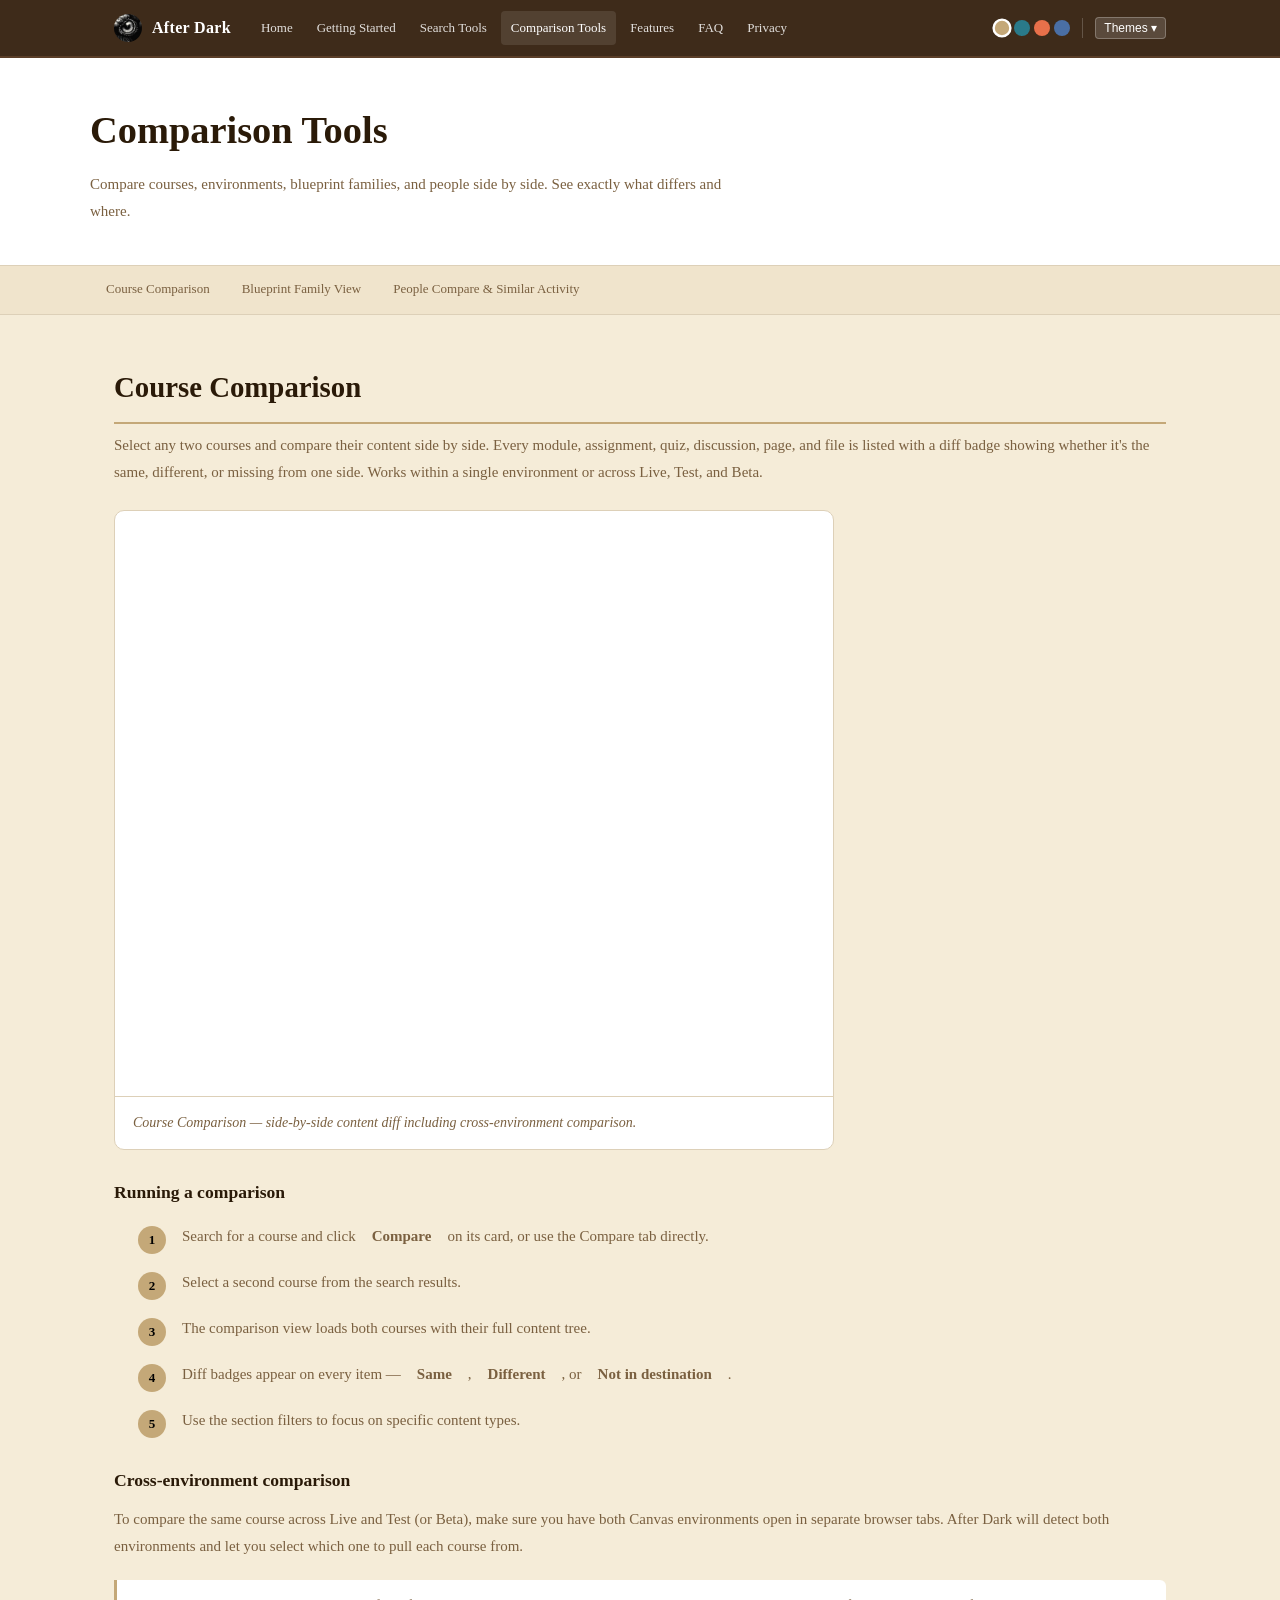
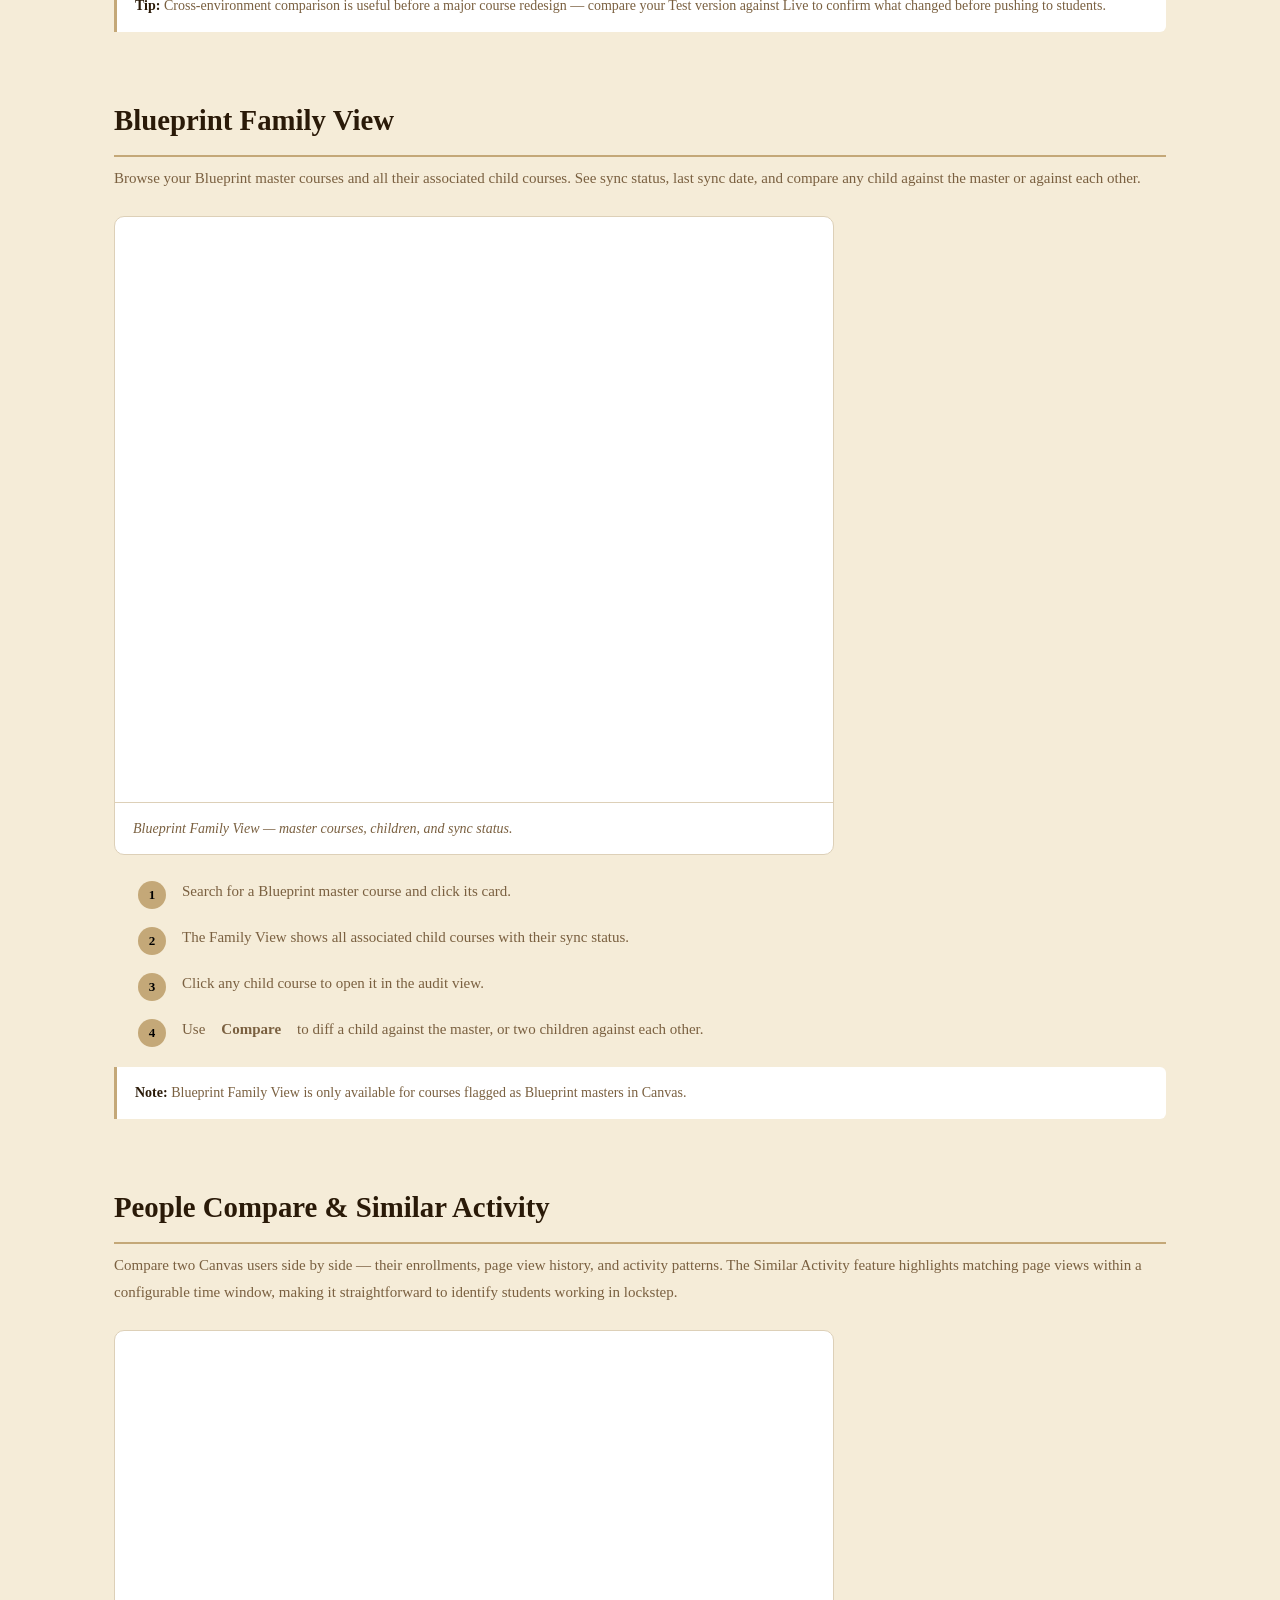
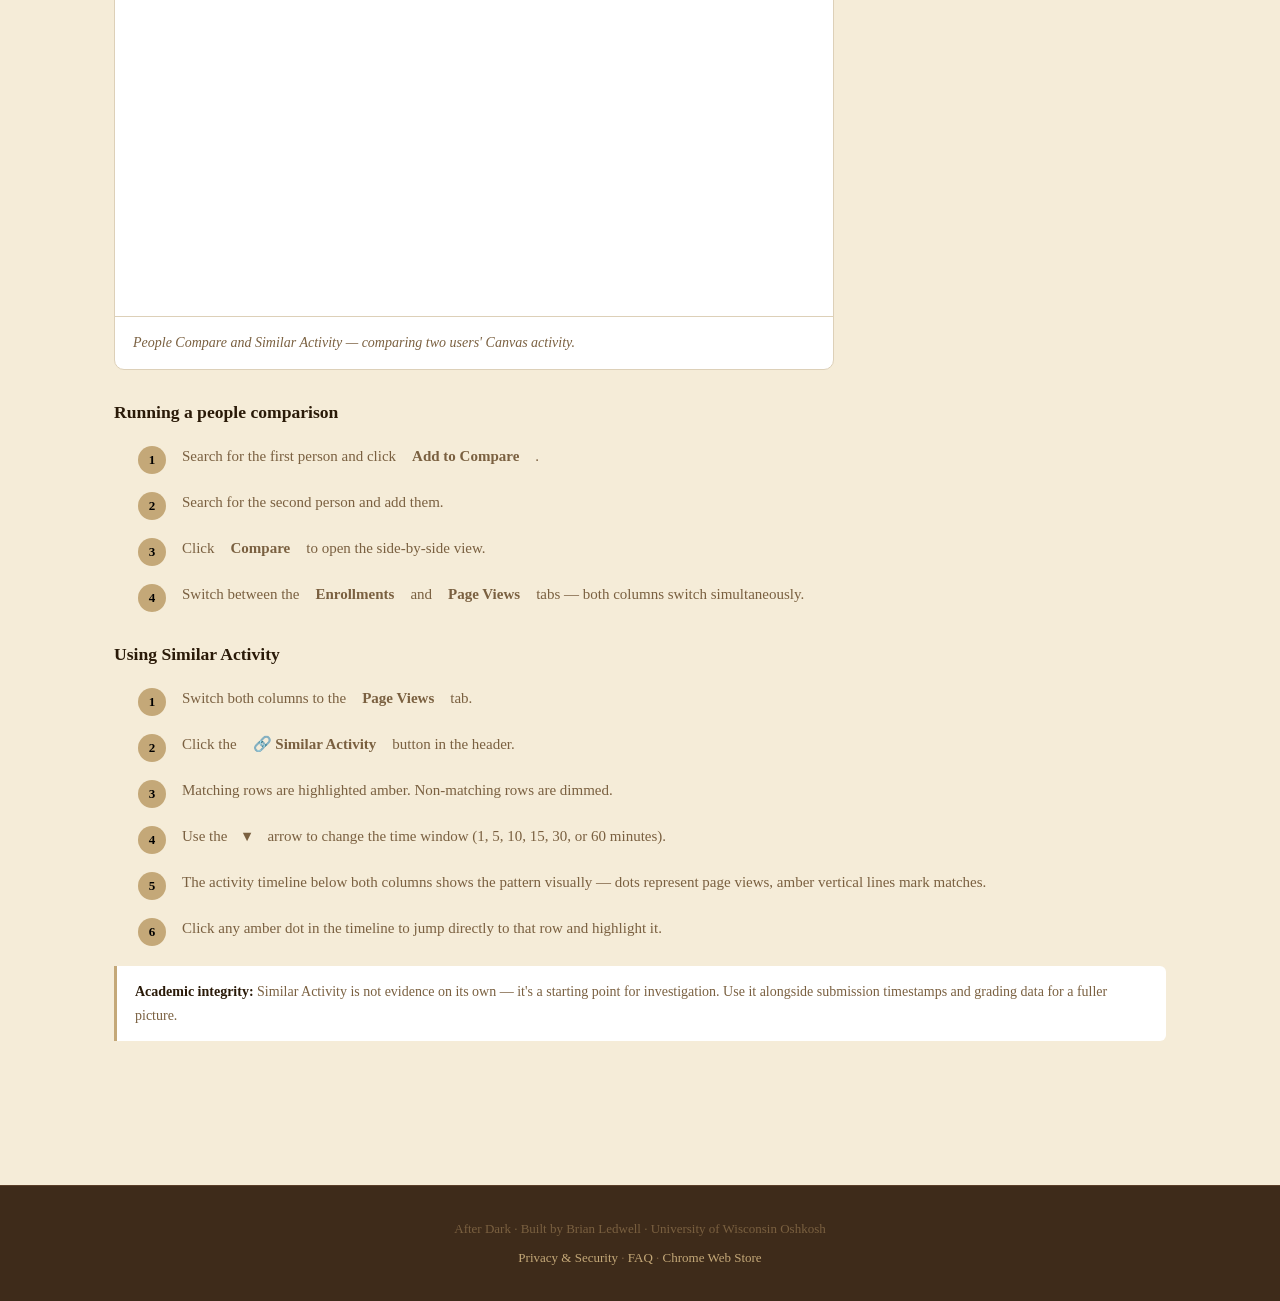
<file: comparison-tools.html>
<!DOCTYPE html>
<html lang="en">
<head>
  <meta charset="UTF-8">
  <meta name="viewport" content="width=device-width, initial-scale=1.0">
  <title>Comparison Tools — After Dark</title>
  <link rel="stylesheet" href="style.css">
</head>
<body>

  <header class="site-header">
    <div class="header-inner">
      <a class="site-logo" href="index.html">
        <img src="eyeball.png" alt="After Dark" style="width:28px;height:28px;">
        <span class="site-logo-text">After Dark</span>
      </a>
      <nav class="site-nav">
        <a href="index.html">Home</a>
        <a href="getting-started.html">Getting Started</a>
        <a href="search-tools.html">Search Tools</a>
        <a href="comparison-tools.html" class="active">Comparison Tools</a>
        <a href="features.html">Features</a>
        <a href="faq.html">FAQ</a>
        <a href="privacy.html">Privacy</a>
      </nav>
      <div class="theme-switcher">
        <div class="theme-group">
          <button class="theme-dot" data-theme="sandstone" style="background:#C4A878;" title="Sandstone"></button>
          <button class="theme-dot" data-theme="greyblue"  style="background:#2A7A8A;" title="Greyblue"></button>
          <button class="theme-dot" data-theme="coral"     style="background:#e8704a;" title="Coral"></button>
          <button class="theme-dot" data-theme="classic"   style="background:#4a6fa5;" title="Classic"></button>
        </div>
        <div class="theme-group-divider"></div>
        <div class="theme-dropdown-wrap">
          <button class="theme-dropdown-btn" id="themeDropBtn">Themes &#9662;</button>
          <div class="theme-dropdown-menu" id="themeDropMenu">
            <div class="theme-dropdown-item" data-theme="oshkosh"><span class="item-dot" style="background:#ffcc00;"></span>UWO</div>
            <div class="theme-dropdown-item" data-theme="uwmilw"><span class="item-dot" style="background:#ffbd00;"></span>UWM</div>
            <div class="theme-dropdown-item" data-theme="stout"><span class="item-dot" style="background:#4A7C9F;"></span>UWT</div>
            <div class="theme-dropdown-item" data-theme="greenbay"><span class="item-dot" style="background:#1a6b52;"></span>UWGB</div>
            <div class="theme-dropdown-item" data-theme="madison"><span class="item-dot" style="background:#c5050c;"></span>UWM</div>
            <div class="theme-dropdown-item" data-theme="stevens"><span class="item-dot" style="background:#432C91;"></span>UWSP</div>
            <div class="theme-dropdown-item" data-theme="uwec"><span class="item-dot" style="background:#2C3C88;"></span>UWEC</div>
            <div class="theme-dropdown-item" data-theme="uwlax"><span class="item-dot" style="background:#83151d;"></span>UWL</div>
            <div class="theme-dropdown-item" data-theme="uwp"><span class="item-dot" style="background:#1a5c38;"></span>UWP</div>
            <div class="theme-dropdown-item" data-theme="uwplt"><span class="item-dot" style="background:#1A64B7;"></span>UWP</div>
            <div class="theme-dropdown-item" data-theme="uwrf"><span class="item-dot" style="background:#D31145;"></span>UWRF</div>
            <div class="theme-dropdown-item" data-theme="uwsup"><span class="item-dot" style="background:#FCCC2D;"></span>UWS</div>
            <div class="theme-dropdown-item" data-theme="uww"><span class="item-dot" style="background:#512884;"></span>UWW</div>
            <div class="theme-dropdown-item" data-theme="wisconsin"><span class="item-dot" style="background:#005777;"></span>UWS</div>
          </div>
        </div>
      </div>
    </div>
  </header>
  <div class="page-hero">
    <div class="page-hero-inner">
      <h1>Comparison Tools</h1>
      <p>Compare courses, environments, blueprint families, and people side by side. See exactly what differs and where.</p>
    </div>
  </div>

  <div class="page-nav">
    <div class="page-nav-inner">
      <a href="#course-compare">Course Comparison</a>
      <a href="#blueprint">Blueprint Family View</a>
      <a href="#people-compare">People Compare &amp; Similar Activity</a>
    </div>
  </div>

  <div class="page-content">

    <div class="doc-section" id="course-compare">
      <h2>Course Comparison</h2>
      <p>Select any two courses and compare their content side by side. Every module, assignment, quiz, discussion, page, and file is listed with a diff badge showing whether it&apos;s the same, different, or missing from one side. Works within a single environment or across Live, Test, and Beta.</p>
      <div class="video-embed">
        <iframe width="1040" height="585" src="https://www.youtube.com/embed/811LA5qjInM" title="07 - Course Comparison - After Dark" frameborder="0" allow="accelerometer; autoplay; clipboard-write; encrypted-media; gyroscope; picture-in-picture; web-share" referrerpolicy="strict-origin-when-cross-origin" allowfullscreen></iframe>
        <div class="video-caption">Course Comparison — side-by-side content diff including cross-environment comparison.</div>
      </div>
      <h3>Running a comparison</h3>
      <ol class="step-list">
        <li>Search for a course and click <strong>Compare</strong> on its card, or use the Compare tab directly.</li>
        <li>Select a second course from the search results.</li>
        <li>The comparison view loads both courses with their full content tree.</li>
        <li>Diff badges appear on every item &mdash; <strong>Same</strong>, <strong>Different</strong>, or <strong>Not in destination</strong>.</li>
        <li>Use the section filters to focus on specific content types.</li>
      </ol>
      <h3>Cross-environment comparison</h3>
      <p>To compare the same course across Live and Test (or Beta), make sure you have both Canvas environments open in separate browser tabs. After Dark will detect both environments and let you select which one to pull each course from.</p>
      <div class="tip-box">
        <strong>Tip:</strong> Cross-environment comparison is useful before a major course redesign &mdash; compare your Test version against Live to confirm what changed before pushing to students.
      </div>
    </div>

    <div class="doc-section" id="blueprint">
      <h2>Blueprint Family View</h2>
      <p>Browse your Blueprint master courses and all their associated child courses. See sync status, last sync date, and compare any child against the master or against each other.</p>
      <div class="video-embed">
        <iframe width="1040" height="585" src="https://www.youtube.com/embed/9fDwe8uk6aY" title="09 - Blueprint Family - After Dark" frameborder="0" allow="accelerometer; autoplay; clipboard-write; encrypted-media; gyroscope; picture-in-picture; web-share" referrerpolicy="strict-origin-when-cross-origin" allowfullscreen></iframe>
        <div class="video-caption">Blueprint Family View — master courses, children, and sync status.</div>
      </div>
      <ol class="step-list">
        <li>Search for a Blueprint master course and click its card.</li>
        <li>The Family View shows all associated child courses with their sync status.</li>
        <li>Click any child course to open it in the audit view.</li>
        <li>Use <strong>Compare</strong> to diff a child against the master, or two children against each other.</li>
      </ol>
      <div class="tip-box">
        <strong>Note:</strong> Blueprint Family View is only available for courses flagged as Blueprint masters in Canvas.
      </div>
    </div>

    <div class="doc-section" id="people-compare">
      <h2>People Compare &amp; Similar Activity</h2>
      <p>Compare two Canvas users side by side &mdash; their enrollments, page view history, and activity patterns. The Similar Activity feature highlights matching page views within a configurable time window, making it straightforward to identify students working in lockstep.</p>
      <div class="video-embed">
        <iframe width="1040" height="585" src="https://www.youtube.com/embed/E5rgh0Jfl5o" title="03 - User Search - After Dark" frameborder="0" allow="accelerometer; autoplay; clipboard-write; encrypted-media; gyroscope; picture-in-picture; web-share" referrerpolicy="strict-origin-when-cross-origin" allowfullscreen></iframe>
        <div class="video-caption">People Compare and Similar Activity — comparing two users&apos; Canvas activity.</div>
      </div>
      <h3>Running a people comparison</h3>
      <ol class="step-list">
        <li>Search for the first person and click <strong>Add to Compare</strong>.</li>
        <li>Search for the second person and add them.</li>
        <li>Click <strong>Compare</strong> to open the side-by-side view.</li>
        <li>Switch between the <strong>Enrollments</strong> and <strong>Page Views</strong> tabs &mdash; both columns switch simultaneously.</li>
      </ol>
      <h3>Using Similar Activity</h3>
      <ol class="step-list">
        <li>Switch both columns to the <strong>Page Views</strong> tab.</li>
        <li>Click the <strong>&#128279; Similar Activity</strong> button in the header.</li>
        <li>Matching rows are highlighted amber. Non-matching rows are dimmed.</li>
        <li>Use the <strong>&#9662;</strong> arrow to change the time window (1, 5, 10, 15, 30, or 60 minutes).</li>
        <li>The activity timeline below both columns shows the pattern visually &mdash; dots represent page views, amber vertical lines mark matches.</li>
        <li>Click any amber dot in the timeline to jump directly to that row and highlight it.</li>
      </ol>
      <div class="tip-box">
        <strong>Academic integrity:</strong> Similar Activity is not evidence on its own &mdash; it&apos;s a starting point for investigation. Use it alongside submission timestamps and grading data for a fuller picture.
      </div>
    </div>

  </div>

  <footer class="site-footer">
    <p>After Dark &middot; Built by Brian Ledwell &middot; University of Wisconsin Oshkosh</p>
    <p style="margin-top:6px;"><a href="privacy.html">Privacy &amp; Security</a> &middot; <a href="faq.html">FAQ</a> &middot; <a href="https://chromewebstore.google.com/detail/after-dark/aoccljajpdfconiagnnafgeialahnkjh" target="_blank">Chrome Web Store</a></p>
  </footer>

  <script>
    const STORAGE_KEY = 'adDocsTheme';
    const html = document.documentElement;

    const uwThemes = ['oshkosh','uwmilw','stout','greenbay','madison','stevens','uwec','uwlax','uwp','uwplt','uwrf','uwsup','uww','wisconsin'];
    const genericThemes = ['sandstone','greyblue','coral','classic'];
    const allThemes = [...genericThemes, ...uwThemes];

    const dotColors = {
      sandstone:'#C4A878', greyblue:'#2A7A8A', coral:'#e8704a', classic:'#4a6fa5',
      oshkosh:'#ffcc00', uwmilw:'#ffbd00', stout:'#4A7C9F', greenbay:'#1a6b52',
      madison:'#c5050c', stevens:'#432C91', uwec:'#2C3C88', uwlax:'#83151d',
      uwp:'#1a5c38', uwplt:'#1A64B7', uwrf:'#D31145', uwsup:'#FCCC2D',
      uww:'#512884', wisconsin:'#005777'
    };

    function applyTheme(t) {
      html.setAttribute('data-theme', t);
      localStorage.setItem(STORAGE_KEY, t);

      // Update generic dots
      document.querySelectorAll('.theme-dot').forEach(d => d.classList.toggle('active', d.dataset.theme === t));

      // Update dropdown items
      document.querySelectorAll('.theme-dropdown-item').forEach(d => d.classList.toggle('active', d.dataset.theme === t));

      // Update dropdown button
    }

    // On load — use stored theme or pick a random one
    const stored = localStorage.getItem(STORAGE_KEY);
    applyTheme(stored || allThemes[Math.floor(Math.random() * allThemes.length)]);

    // Generic dots
    document.querySelectorAll('.theme-dot').forEach(d => d.addEventListener('click', () => applyTheme(d.dataset.theme)));

    // Dropdown toggle
    const btn = document.getElementById('themeDropBtn');
    const menu = document.getElementById('themeDropMenu');
    if (btn && menu) {
      btn.addEventListener('click', e => { e.stopPropagation(); menu.classList.toggle('open'); });
      document.addEventListener('click', () => menu.classList.remove('open'));
      document.querySelectorAll('.theme-dropdown-item').forEach(d => {
        d.addEventListener('click', e => { e.stopPropagation(); applyTheme(d.dataset.theme); menu.classList.remove('open'); });
      });
    }

    // Active nav
    document.querySelectorAll('.site-nav a').forEach(a => {
      a.classList.toggle('active', a.getAttribute('href') === location.pathname.split('/').pop());
    });
  </script>
</body>
</html>
</file>
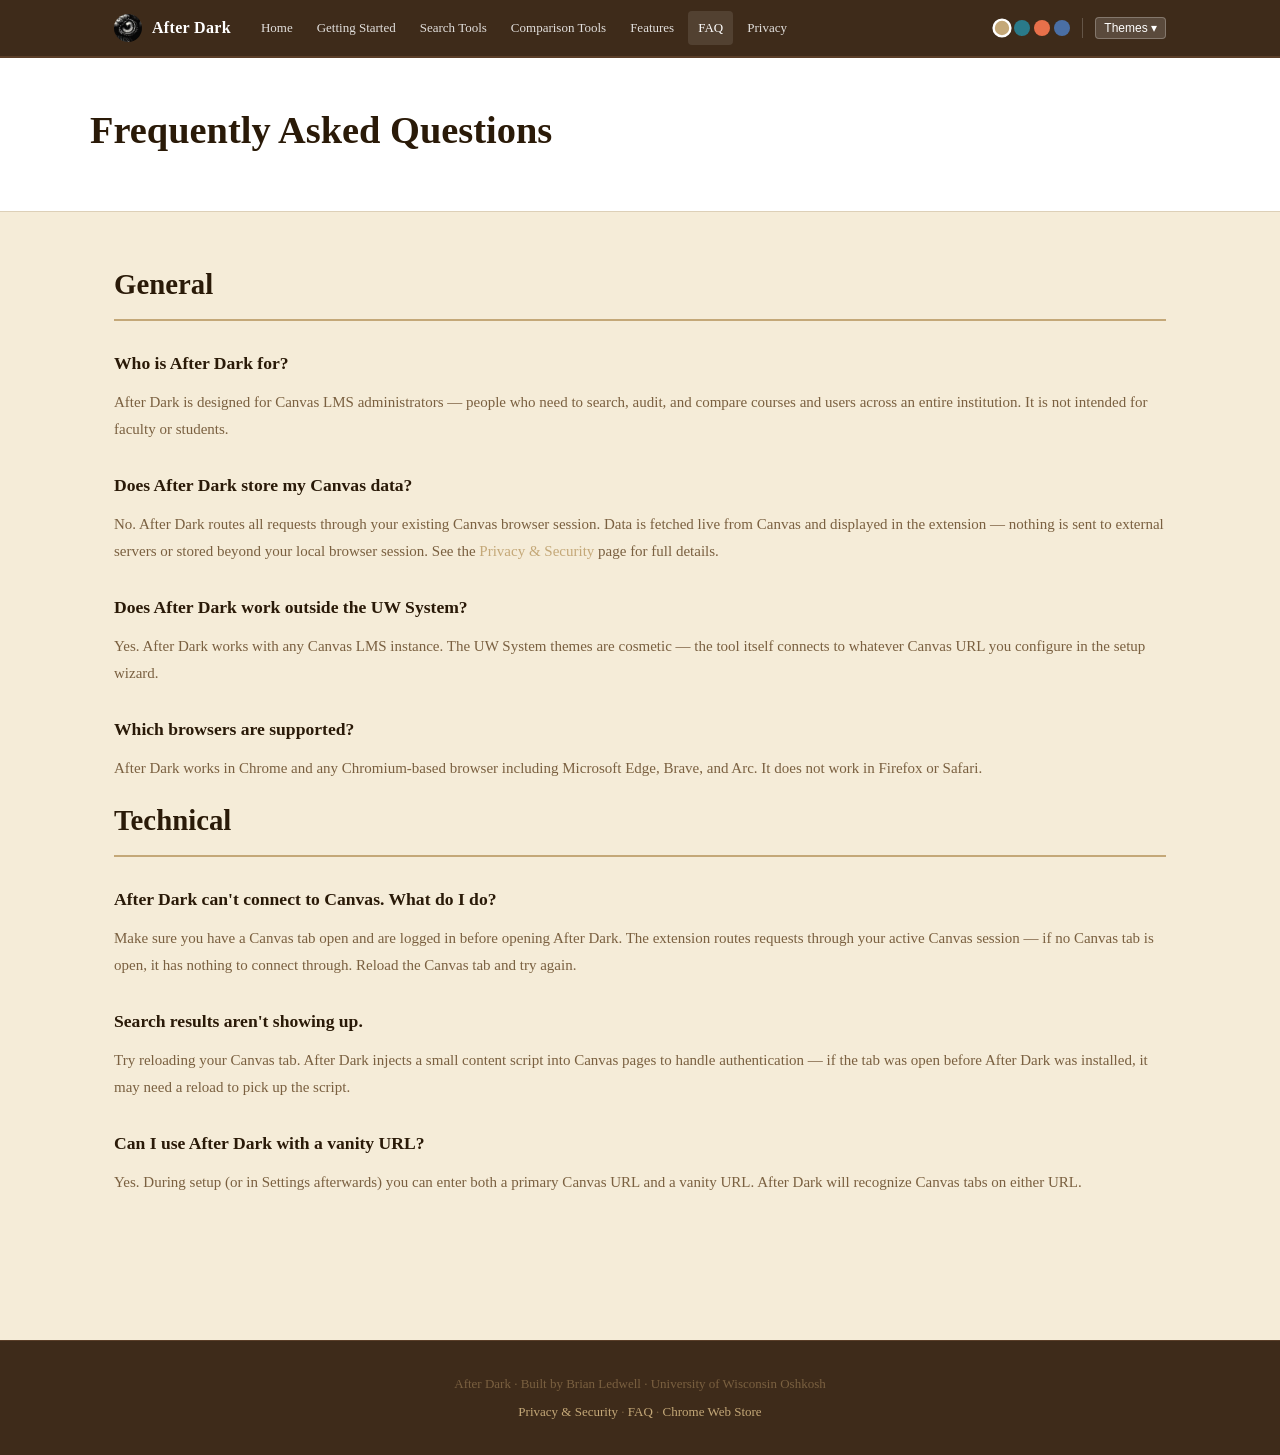
<file: faq.html>
<!DOCTYPE html>
<html lang="en">
<head>
  <meta charset="UTF-8">
  <meta name="viewport" content="width=device-width, initial-scale=1.0">
  <title>FAQ — After Dark</title>
  <link rel="stylesheet" href="style.css">
</head>
<body>

  <header class="site-header">
    <div class="header-inner">
      <a class="site-logo" href="index.html">
        <img src="eyeball.png" alt="After Dark" style="width:28px;height:28px;">
        <span class="site-logo-text">After Dark</span>
      </a>
      <nav class="site-nav">
        <a href="index.html">Home</a>
        <a href="getting-started.html">Getting Started</a>
        <a href="search-tools.html">Search Tools</a>
        <a href="comparison-tools.html">Comparison Tools</a>
        <a href="features.html">Features</a>
        <a href="faq.html" class="active">FAQ</a>
        <a href="privacy.html">Privacy</a>
      </nav>
      <div class="theme-switcher">
        <div class="theme-group">
          <button class="theme-dot" data-theme="sandstone" style="background:#C4A878;" title="Sandstone"></button>
          <button class="theme-dot" data-theme="greyblue"  style="background:#2A7A8A;" title="Greyblue"></button>
          <button class="theme-dot" data-theme="coral"     style="background:#e8704a;" title="Coral"></button>
          <button class="theme-dot" data-theme="classic"   style="background:#4a6fa5;" title="Classic"></button>
        </div>
        <div class="theme-group-divider"></div>
        <div class="theme-dropdown-wrap">
          <button class="theme-dropdown-btn" id="themeDropBtn">Themes &#9662;</button>
          <div class="theme-dropdown-menu" id="themeDropMenu">
            <div class="theme-dropdown-item" data-theme="oshkosh"><span class="item-dot" style="background:#ffcc00;"></span>UWO</div>
            <div class="theme-dropdown-item" data-theme="uwmilw"><span class="item-dot" style="background:#ffbd00;"></span>UWM</div>
            <div class="theme-dropdown-item" data-theme="stout"><span class="item-dot" style="background:#4A7C9F;"></span>UWT</div>
            <div class="theme-dropdown-item" data-theme="greenbay"><span class="item-dot" style="background:#1a6b52;"></span>UWGB</div>
            <div class="theme-dropdown-item" data-theme="madison"><span class="item-dot" style="background:#c5050c;"></span>UWM</div>
            <div class="theme-dropdown-item" data-theme="stevens"><span class="item-dot" style="background:#432C91;"></span>UWSP</div>
            <div class="theme-dropdown-item" data-theme="uwec"><span class="item-dot" style="background:#2C3C88;"></span>UWEC</div>
            <div class="theme-dropdown-item" data-theme="uwlax"><span class="item-dot" style="background:#83151d;"></span>UWL</div>
            <div class="theme-dropdown-item" data-theme="uwp"><span class="item-dot" style="background:#1a5c38;"></span>UWP</div>
            <div class="theme-dropdown-item" data-theme="uwplt"><span class="item-dot" style="background:#1A64B7;"></span>UWP</div>
            <div class="theme-dropdown-item" data-theme="uwrf"><span class="item-dot" style="background:#D31145;"></span>UWRF</div>
            <div class="theme-dropdown-item" data-theme="uwsup"><span class="item-dot" style="background:#FCCC2D;"></span>UWS</div>
            <div class="theme-dropdown-item" data-theme="uww"><span class="item-dot" style="background:#512884;"></span>UWW</div>
            <div class="theme-dropdown-item" data-theme="wisconsin"><span class="item-dot" style="background:#005777;"></span>UWS</div>
          </div>
        </div>
      </div>
    </div>
  </header>
  <div class="page-hero">
    <div class="page-hero-inner">
      <h1>Frequently Asked Questions</h1>
    </div>
  </div>

  <div class="page-content">
    <div class="doc-section">

      <h2>General</h2>

      <h3>Who is After Dark for?</h3>
      <p>After Dark is designed for Canvas LMS administrators &mdash; people who need to search, audit, and compare courses and users across an entire institution. It is not intended for faculty or students.</p>

      <h3>Does After Dark store my Canvas data?</h3>
      <p>No. After Dark routes all requests through your existing Canvas browser session. Data is fetched live from Canvas and displayed in the extension &mdash; nothing is sent to external servers or stored beyond your local browser session. See the <a href="privacy.html">Privacy &amp; Security</a> page for full details.</p>

      <h3>Does After Dark work outside the UW System?</h3>
      <p>Yes. After Dark works with any Canvas LMS instance. The UW System themes are cosmetic &mdash; the tool itself connects to whatever Canvas URL you configure in the setup wizard.</p>

      <h3>Which browsers are supported?</h3>
      <p>After Dark works in Chrome and any Chromium-based browser including Microsoft Edge, Brave, and Arc. It does not work in Firefox or Safari.</p>

      <h2>Technical</h2>

      <h3>After Dark can&apos;t connect to Canvas. What do I do?</h3>
      <p>Make sure you have a Canvas tab open and are logged in before opening After Dark. The extension routes requests through your active Canvas session &mdash; if no Canvas tab is open, it has nothing to connect through. Reload the Canvas tab and try again.</p>

      <h3>Search results aren&apos;t showing up.</h3>
      <p>Try reloading your Canvas tab. After Dark injects a small content script into Canvas pages to handle authentication &mdash; if the tab was open before After Dark was installed, it may need a reload to pick up the script.</p>

      <h3>Can I use After Dark with a vanity URL?</h3>
      <p>Yes. During setup (or in Settings afterwards) you can enter both a primary Canvas URL and a vanity URL. After Dark will recognize Canvas tabs on either URL.</p>

    </div>
  </div>

  <footer class="site-footer">
    <p>After Dark &middot; Built by Brian Ledwell &middot; University of Wisconsin Oshkosh</p>
    <p style="margin-top:6px;"><a href="privacy.html">Privacy &amp; Security</a> &middot; <a href="faq.html">FAQ</a> &middot; <a href="https://chromewebstore.google.com/detail/after-dark/aoccljajpdfconiagnnafgeialahnkjh" target="_blank">Chrome Web Store</a></p>
  </footer>

  <script>
    const STORAGE_KEY = 'adDocsTheme';
    const html = document.documentElement;

    const uwThemes = ['oshkosh','uwmilw','stout','greenbay','madison','stevens','uwec','uwlax','uwp','uwplt','uwrf','uwsup','uww','wisconsin'];
    const genericThemes = ['sandstone','greyblue','coral','classic'];
    const allThemes = [...genericThemes, ...uwThemes];

    const dotColors = {
      sandstone:'#C4A878', greyblue:'#2A7A8A', coral:'#e8704a', classic:'#4a6fa5',
      oshkosh:'#ffcc00', uwmilw:'#ffbd00', stout:'#4A7C9F', greenbay:'#1a6b52',
      madison:'#c5050c', stevens:'#432C91', uwec:'#2C3C88', uwlax:'#83151d',
      uwp:'#1a5c38', uwplt:'#1A64B7', uwrf:'#D31145', uwsup:'#FCCC2D',
      uww:'#512884', wisconsin:'#005777'
    };

    function applyTheme(t) {
      html.setAttribute('data-theme', t);
      localStorage.setItem(STORAGE_KEY, t);

      // Update generic dots
      document.querySelectorAll('.theme-dot').forEach(d => d.classList.toggle('active', d.dataset.theme === t));

      // Update dropdown items
      document.querySelectorAll('.theme-dropdown-item').forEach(d => d.classList.toggle('active', d.dataset.theme === t));

      // Update dropdown button
    }

    // On load — use stored theme or pick a random one
    const stored = localStorage.getItem(STORAGE_KEY);
    applyTheme(stored || allThemes[Math.floor(Math.random() * allThemes.length)]);

    // Generic dots
    document.querySelectorAll('.theme-dot').forEach(d => d.addEventListener('click', () => applyTheme(d.dataset.theme)));

    // Dropdown toggle
    const btn = document.getElementById('themeDropBtn');
    const menu = document.getElementById('themeDropMenu');
    if (btn && menu) {
      btn.addEventListener('click', e => { e.stopPropagation(); menu.classList.toggle('open'); });
      document.addEventListener('click', () => menu.classList.remove('open'));
      document.querySelectorAll('.theme-dropdown-item').forEach(d => {
        d.addEventListener('click', e => { e.stopPropagation(); applyTheme(d.dataset.theme); menu.classList.remove('open'); });
      });
    }

    // Active nav
    document.querySelectorAll('.site-nav a').forEach(a => {
      a.classList.toggle('active', a.getAttribute('href') === location.pathname.split('/').pop());
    });
  </script>
</body>
</html>
</file>
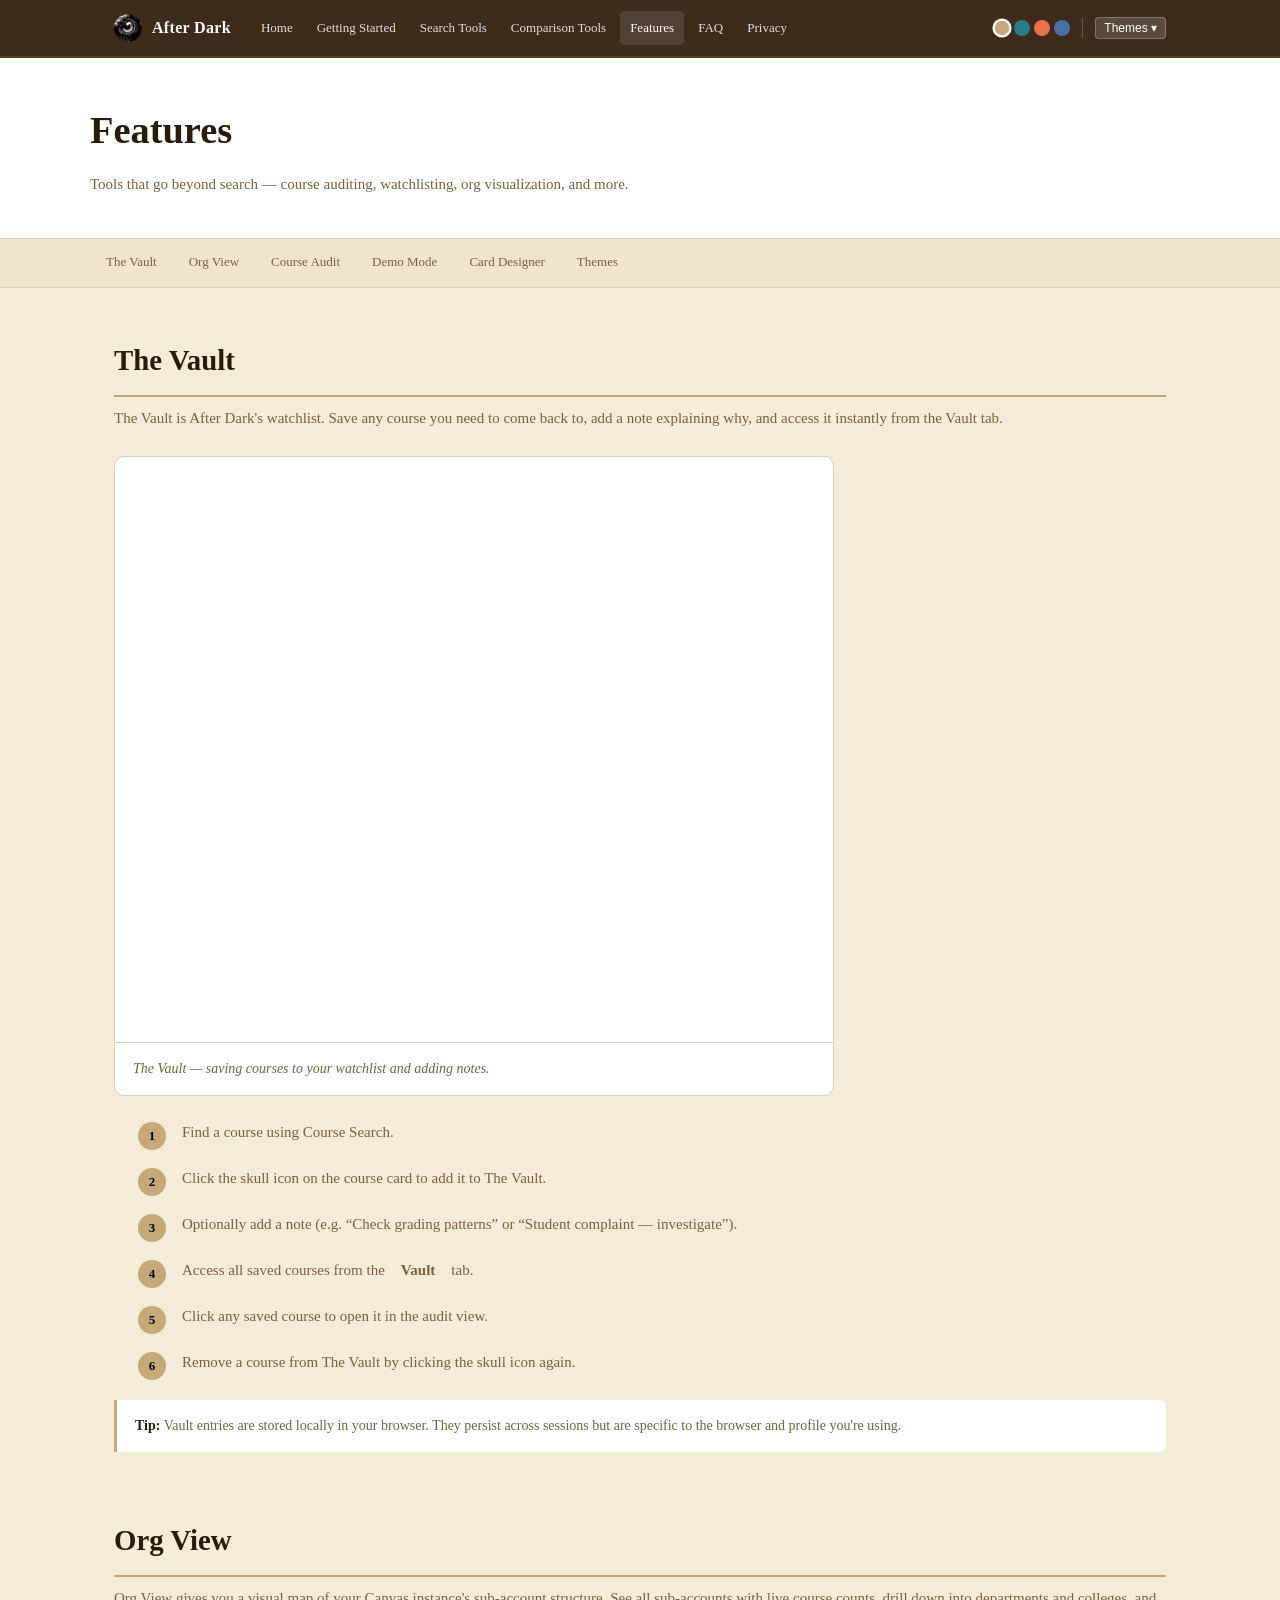
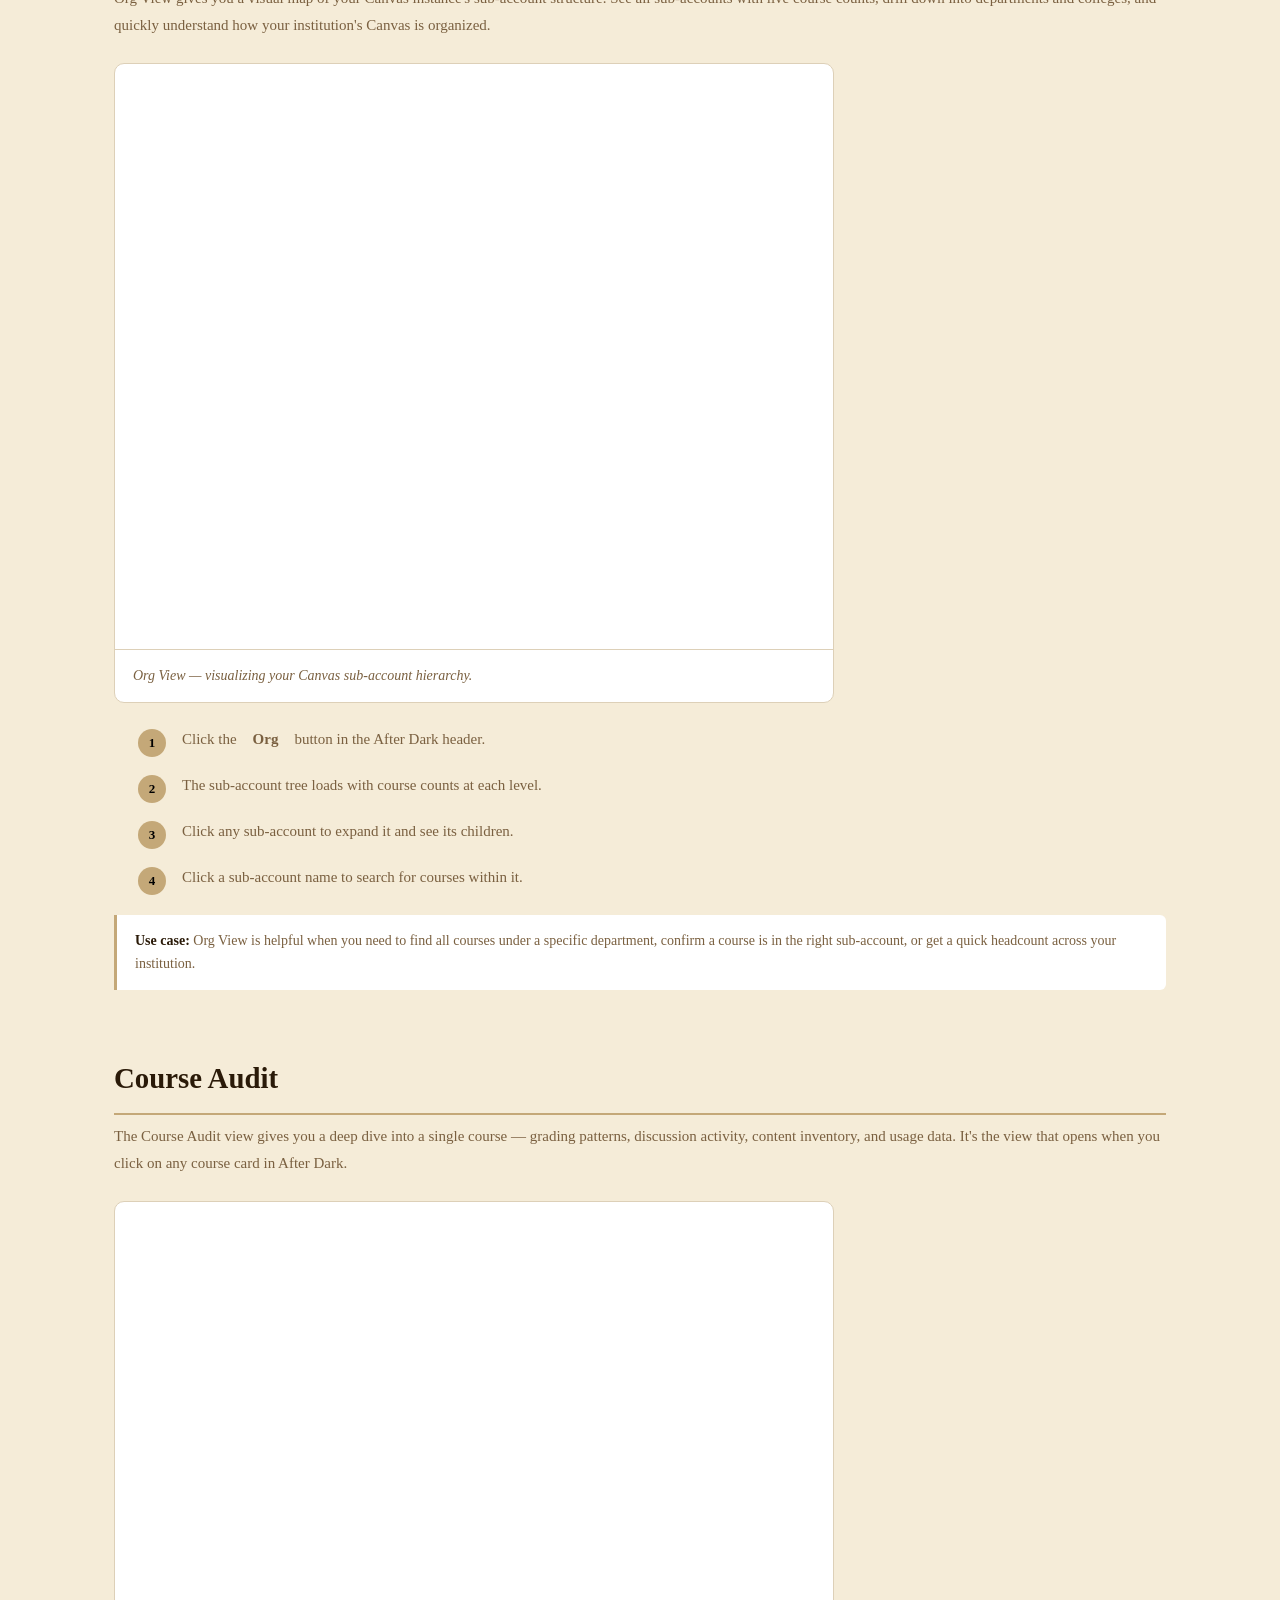
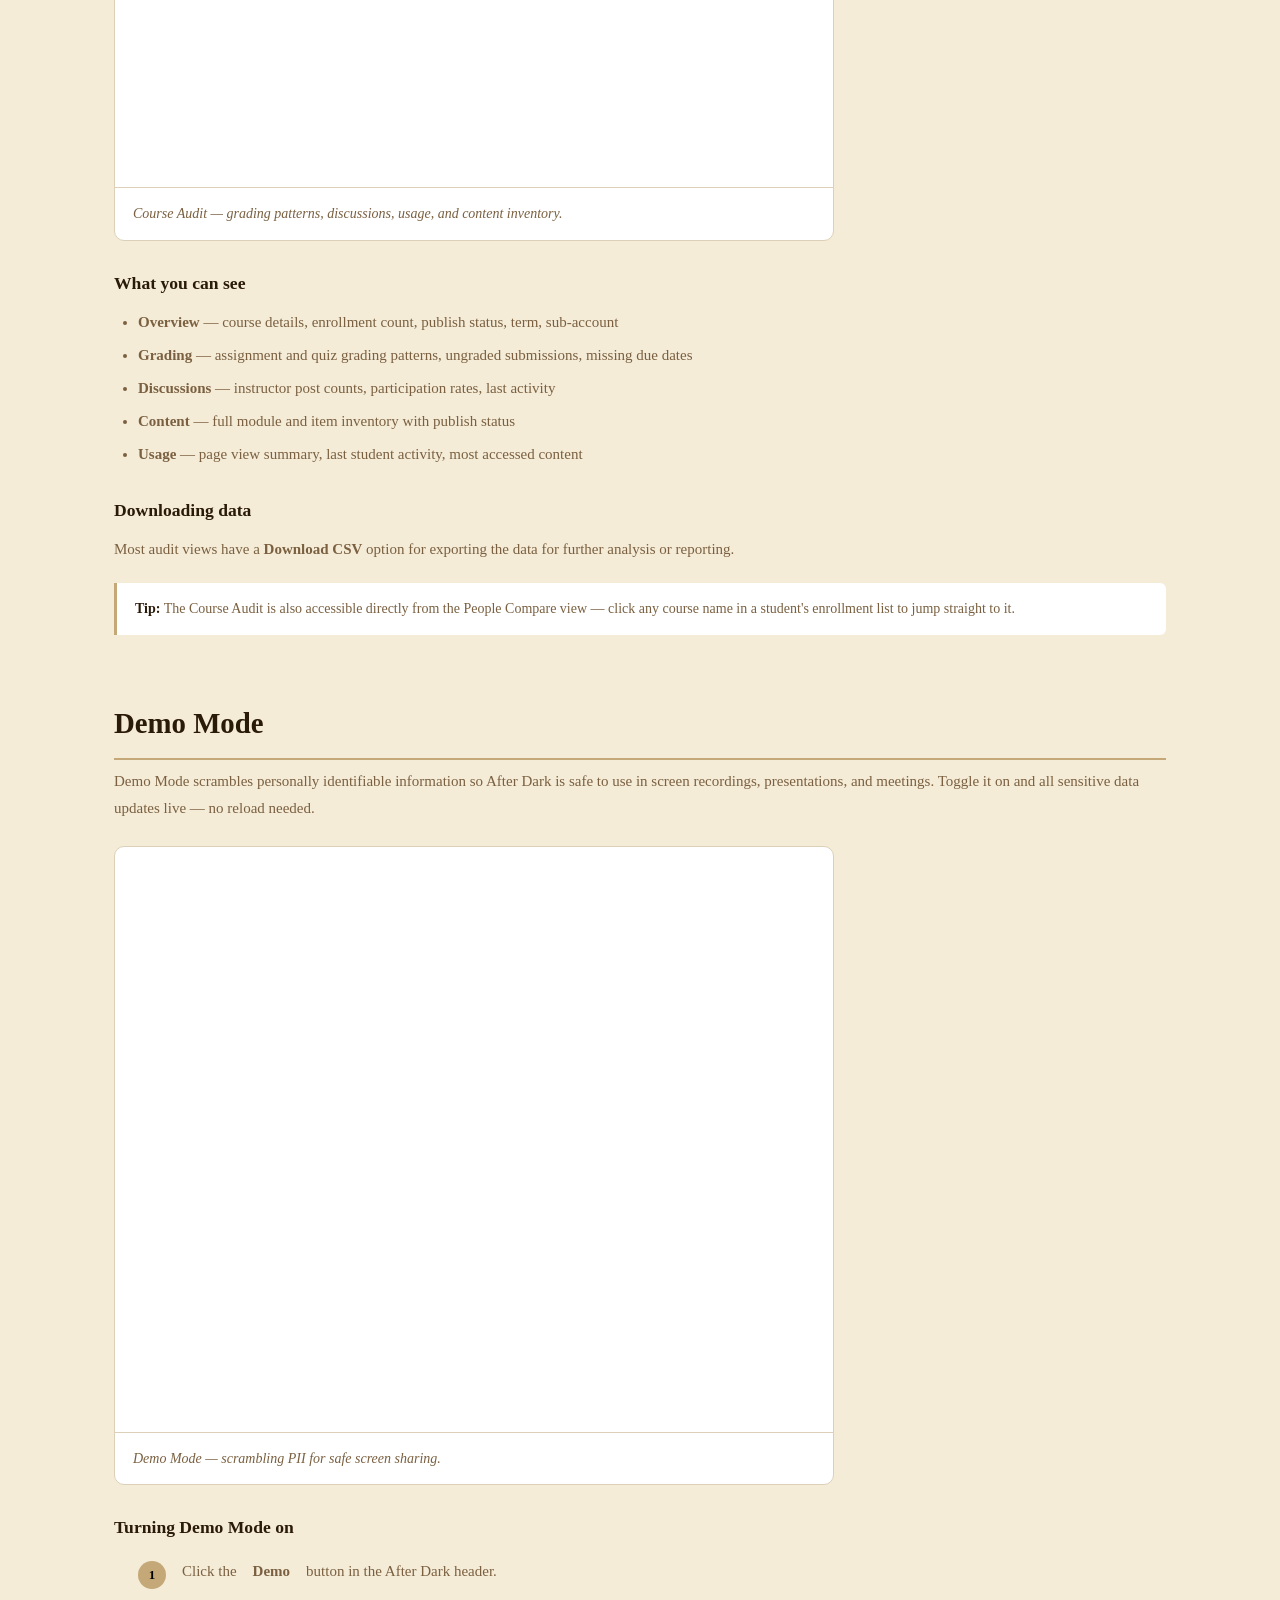
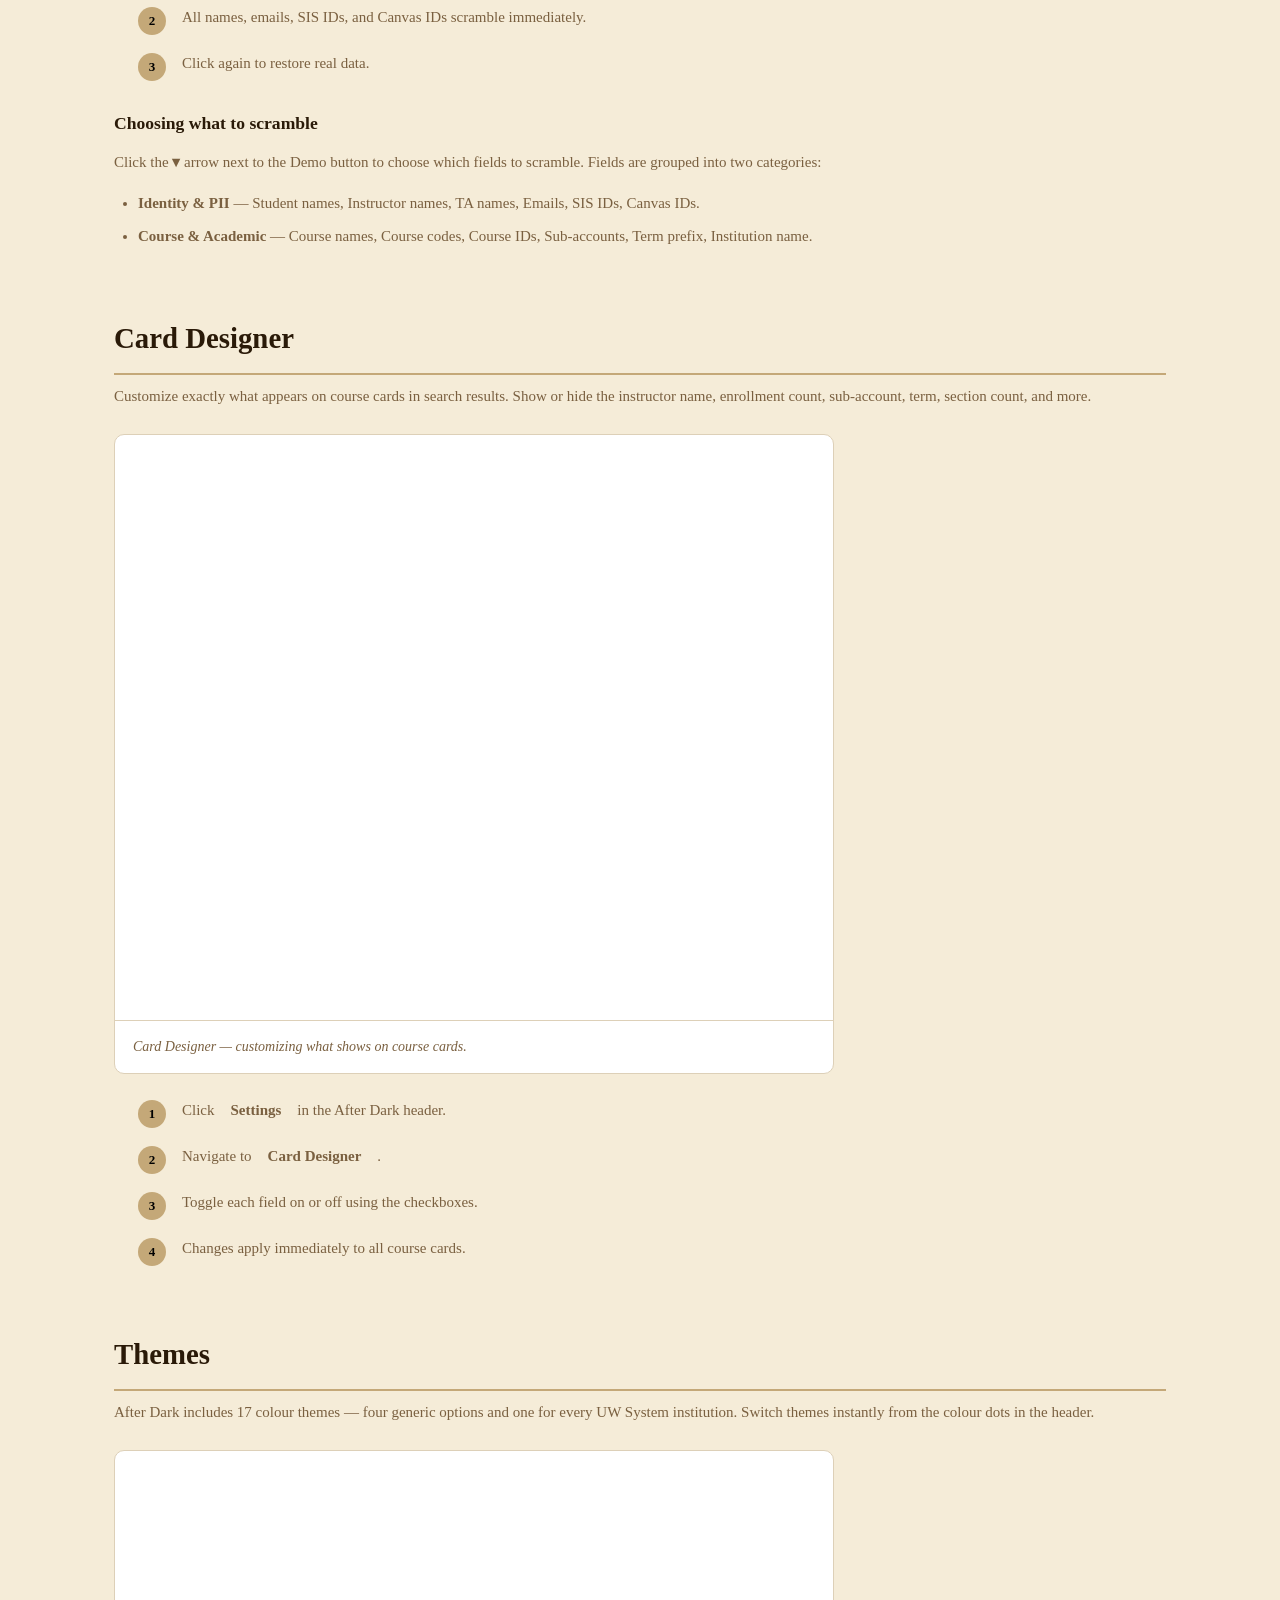
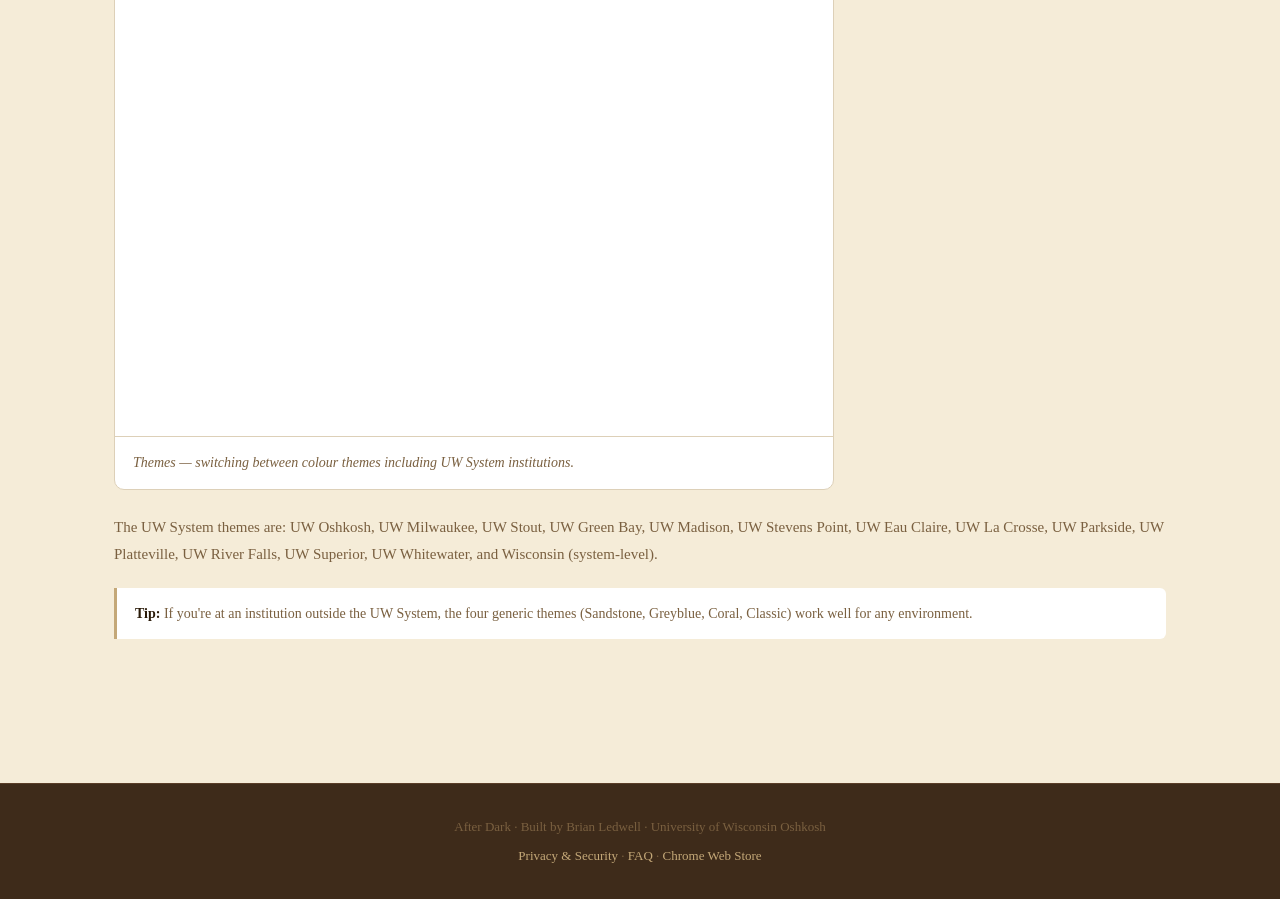
<file: features.html>
<!DOCTYPE html>
<html lang="en">
<head>
  <meta charset="UTF-8">
  <meta name="viewport" content="width=device-width, initial-scale=1.0">
  <title>Features — After Dark</title>
  <link rel="stylesheet" href="style.css">
</head>
<body>

  <header class="site-header">
    <div class="header-inner">
      <a class="site-logo" href="index.html">
        <img src="eyeball.png" alt="After Dark" style="width:28px;height:28px;">
        <span class="site-logo-text">After Dark</span>
      </a>
      <nav class="site-nav">
        <a href="index.html">Home</a>
        <a href="getting-started.html">Getting Started</a>
        <a href="search-tools.html">Search Tools</a>
        <a href="comparison-tools.html">Comparison Tools</a>
        <a href="features.html" class="active">Features</a>
        <a href="faq.html">FAQ</a>
        <a href="privacy.html">Privacy</a>
      </nav>
      <div class="theme-switcher">
        <div class="theme-group">
          <button class="theme-dot" data-theme="sandstone" style="background:#C4A878;" title="Sandstone"></button>
          <button class="theme-dot" data-theme="greyblue"  style="background:#2A7A8A;" title="Greyblue"></button>
          <button class="theme-dot" data-theme="coral"     style="background:#e8704a;" title="Coral"></button>
          <button class="theme-dot" data-theme="classic"   style="background:#4a6fa5;" title="Classic"></button>
        </div>
        <div class="theme-group-divider"></div>
        <div class="theme-dropdown-wrap">
          <button class="theme-dropdown-btn" id="themeDropBtn">Themes &#9662;</button>
          <div class="theme-dropdown-menu" id="themeDropMenu">
            <div class="theme-dropdown-item" data-theme="oshkosh"><span class="item-dot" style="background:#ffcc00;"></span>UWO</div>
            <div class="theme-dropdown-item" data-theme="uwmilw"><span class="item-dot" style="background:#ffbd00;"></span>UWM</div>
            <div class="theme-dropdown-item" data-theme="stout"><span class="item-dot" style="background:#4A7C9F;"></span>UWT</div>
            <div class="theme-dropdown-item" data-theme="greenbay"><span class="item-dot" style="background:#1a6b52;"></span>UWGB</div>
            <div class="theme-dropdown-item" data-theme="madison"><span class="item-dot" style="background:#c5050c;"></span>UWM</div>
            <div class="theme-dropdown-item" data-theme="stevens"><span class="item-dot" style="background:#432C91;"></span>UWSP</div>
            <div class="theme-dropdown-item" data-theme="uwec"><span class="item-dot" style="background:#2C3C88;"></span>UWEC</div>
            <div class="theme-dropdown-item" data-theme="uwlax"><span class="item-dot" style="background:#83151d;"></span>UWL</div>
            <div class="theme-dropdown-item" data-theme="uwp"><span class="item-dot" style="background:#1a5c38;"></span>UWP</div>
            <div class="theme-dropdown-item" data-theme="uwplt"><span class="item-dot" style="background:#1A64B7;"></span>UWP</div>
            <div class="theme-dropdown-item" data-theme="uwrf"><span class="item-dot" style="background:#D31145;"></span>UWRF</div>
            <div class="theme-dropdown-item" data-theme="uwsup"><span class="item-dot" style="background:#FCCC2D;"></span>UWS</div>
            <div class="theme-dropdown-item" data-theme="uww"><span class="item-dot" style="background:#512884;"></span>UWW</div>
            <div class="theme-dropdown-item" data-theme="wisconsin"><span class="item-dot" style="background:#005777;"></span>UWS</div>
          </div>
        </div>
      </div>
    </div>
  </header>
  <div class="page-hero">
    <div class="page-hero-inner">
      <h1>Features</h1>
      <p>Tools that go beyond search &mdash; course auditing, watchlisting, org visualization, and more.</p>
    </div>
  </div>

  <div class="page-nav">
    <div class="page-nav-inner">
      <a href="#vault">The Vault</a>
      <a href="#org">Org View</a>
      <a href="#audit">Course Audit</a>
      <a href="#demo">Demo Mode</a>
      <a href="#card-designer">Card Designer</a>
      <a href="#themes">Themes</a>
    </div>
  </div>

  <div class="page-content">

    <div class="doc-section" id="vault">
      <h2>The Vault</h2>
      <p>The Vault is After Dark&apos;s watchlist. Save any course you need to come back to, add a note explaining why, and access it instantly from the Vault tab.</p>
      <div class="video-embed">
        <iframe width="1040" height="585" src="https://www.youtube.com/embed/8C0Yxi5NV4A" title="03 - The Vault - After Dark" frameborder="0" allow="accelerometer; autoplay; clipboard-write; encrypted-media; gyroscope; picture-in-picture; web-share" referrerpolicy="strict-origin-when-cross-origin" allowfullscreen></iframe>
        <div class="video-caption">The Vault — saving courses to your watchlist and adding notes.</div>
      </div>
      <ol class="step-list">
        <li>Find a course using Course Search.</li>
        <li>Click the skull icon on the course card to add it to The Vault.</li>
        <li>Optionally add a note (e.g. &ldquo;Check grading patterns&rdquo; or &ldquo;Student complaint &mdash; investigate&rdquo;).</li>
        <li>Access all saved courses from the <strong>Vault</strong> tab.</li>
        <li>Click any saved course to open it in the audit view.</li>
        <li>Remove a course from The Vault by clicking the skull icon again.</li>
      </ol>
      <div class="tip-box">
        <strong>Tip:</strong> Vault entries are stored locally in your browser. They persist across sessions but are specific to the browser and profile you&apos;re using.
      </div>
    </div>

    <div class="doc-section" id="org">
      <h2>Org View</h2>
      <p>Org View gives you a visual map of your Canvas instance&apos;s sub-account structure. See all sub-accounts with live course counts, drill down into departments and colleges, and quickly understand how your institution&apos;s Canvas is organized.</p>
      <div class="video-embed">
        <iframe width="1040" height="585" src="https://www.youtube.com/embed/nk_KvxEqY_Q" title="03 - Org - After Dark" frameborder="0" allow="accelerometer; autoplay; clipboard-write; encrypted-media; gyroscope; picture-in-picture; web-share" referrerpolicy="strict-origin-when-cross-origin" allowfullscreen></iframe>
        <div class="video-caption">Org View — visualizing your Canvas sub-account hierarchy.</div>
      </div>
      <ol class="step-list">
        <li>Click the <strong>Org</strong> button in the After Dark header.</li>
        <li>The sub-account tree loads with course counts at each level.</li>
        <li>Click any sub-account to expand it and see its children.</li>
        <li>Click a sub-account name to search for courses within it.</li>
      </ol>
      <div class="tip-box">
        <strong>Use case:</strong> Org View is helpful when you need to find all courses under a specific department, confirm a course is in the right sub-account, or get a quick headcount across your institution.
      </div>
    </div>

    <div class="doc-section" id="audit">
      <h2>Course Audit</h2>
      <p>The Course Audit view gives you a deep dive into a single course &mdash; grading patterns, discussion activity, content inventory, and usage data. It&apos;s the view that opens when you click on any course card in After Dark.</p>
      <div class="video-embed">
        <iframe width="1040" height="585" src="https://www.youtube.com/embed/MdzhfIcoMyM" title="12 - Audit - After Dark" frameborder="0" allow="accelerometer; autoplay; clipboard-write; encrypted-media; gyroscope; picture-in-picture; web-share" referrerpolicy="strict-origin-when-cross-origin" allowfullscreen></iframe>
        <div class="video-caption">Course Audit — grading patterns, discussions, usage, and content inventory.</div>
      </div>
      <h3>What you can see</h3>
      <ul>
        <li><strong>Overview</strong> &mdash; course details, enrollment count, publish status, term, sub-account</li>
        <li><strong>Grading</strong> &mdash; assignment and quiz grading patterns, ungraded submissions, missing due dates</li>
        <li><strong>Discussions</strong> &mdash; instructor post counts, participation rates, last activity</li>
        <li><strong>Content</strong> &mdash; full module and item inventory with publish status</li>
        <li><strong>Usage</strong> &mdash; page view summary, last student activity, most accessed content</li>
      </ul>
      <h3>Downloading data</h3>
      <p>Most audit views have a <strong>Download CSV</strong> option for exporting the data for further analysis or reporting.</p>
      <div class="tip-box">
        <strong>Tip:</strong> The Course Audit is also accessible directly from the People Compare view &mdash; click any course name in a student&apos;s enrollment list to jump straight to it.
      </div>
    </div>

    <div class="doc-section" id="demo">
      <h2>Demo Mode</h2>
      <p>Demo Mode scrambles personally identifiable information so After Dark is safe to use in screen recordings, presentations, and meetings. Toggle it on and all sensitive data updates live &mdash; no reload needed.</p>
      <div class="video-embed">
        <iframe width="1040" height="585" src="https://www.youtube.com/embed/TndXOkcCZKk" title="02 - Demo Mode - After Dark" frameborder="0" allow="accelerometer; autoplay; clipboard-write; encrypted-media; gyroscope; picture-in-picture; web-share" referrerpolicy="strict-origin-when-cross-origin" allowfullscreen></iframe>
        <div class="video-caption">Demo Mode — scrambling PII for safe screen sharing.</div>
      </div>
      <h3>Turning Demo Mode on</h3>
      <ol class="step-list">
        <li>Click the <strong>Demo</strong> button in the After Dark header.</li>
        <li>All names, emails, SIS IDs, and Canvas IDs scramble immediately.</li>
        <li>Click again to restore real data.</li>
      </ol>
      <h3>Choosing what to scramble</h3>
      <p>Click the <strong>&#9662;</strong> arrow next to the Demo button to choose which fields to scramble. Fields are grouped into two categories:</p>
      <ul>
        <li><strong>Identity &amp; PII</strong> &mdash; Student names, Instructor names, TA names, Emails, SIS IDs, Canvas IDs.</li>
        <li><strong>Course &amp; Academic</strong> &mdash; Course names, Course codes, Course IDs, Sub-accounts, Term prefix, Institution name.</li>
      </ul>
    </div>

    <div class="doc-section" id="card-designer">
      <h2>Card Designer</h2>
      <p>Customize exactly what appears on course cards in search results. Show or hide the instructor name, enrollment count, sub-account, term, section count, and more.</p>
      <div class="video-embed">
        <iframe width="1040" height="585" src="https://www.youtube.com/embed/ONz7sqXSZx8" title="06 - Course Cards - After Dark" frameborder="0" allow="accelerometer; autoplay; clipboard-write; encrypted-media; gyroscope; picture-in-picture; web-share" referrerpolicy="strict-origin-when-cross-origin" allowfullscreen></iframe>
        <div class="video-caption">Card Designer — customizing what shows on course cards.</div>
      </div>
      <ol class="step-list">
        <li>Click <strong>Settings</strong> in the After Dark header.</li>
        <li>Navigate to <strong>Card Designer</strong>.</li>
        <li>Toggle each field on or off using the checkboxes.</li>
        <li>Changes apply immediately to all course cards.</li>
      </ol>
    </div>

    <div class="doc-section" id="themes">
      <h2>Themes</h2>
      <p>After Dark includes 17 colour themes &mdash; four generic options and one for every UW System institution. Switch themes instantly from the colour dots in the header.</p>
      <div class="video-embed">
        <iframe width="1040" height="585" src="https://www.youtube.com/embed/51uj1BtjleA" title="08 - Themes - After Dark" frameborder="0" allow="accelerometer; autoplay; clipboard-write; encrypted-media; gyroscope; picture-in-picture; web-share" referrerpolicy="strict-origin-when-cross-origin" allowfullscreen></iframe>
        <div class="video-caption">Themes — switching between colour themes including UW System institutions.</div>
      </div>
      <p>The UW System themes are: UW Oshkosh, UW Milwaukee, UW Stout, UW Green Bay, UW Madison, UW Stevens Point, UW Eau Claire, UW La Crosse, UW Parkside, UW Platteville, UW River Falls, UW Superior, UW Whitewater, and Wisconsin (system-level).</p>
      <div class="tip-box">
        <strong>Tip:</strong> If you&apos;re at an institution outside the UW System, the four generic themes (Sandstone, Greyblue, Coral, Classic) work well for any environment.
      </div>
    </div>

  </div>

  <footer class="site-footer">
    <p>After Dark &middot; Built by Brian Ledwell &middot; University of Wisconsin Oshkosh</p>
    <p style="margin-top:6px;"><a href="privacy.html">Privacy &amp; Security</a> &middot; <a href="faq.html">FAQ</a> &middot; <a href="https://chromewebstore.google.com/detail/after-dark/aoccljajpdfconiagnnafgeialahnkjh" target="_blank">Chrome Web Store</a></p>
  </footer>

  <script>
    const STORAGE_KEY = 'adDocsTheme';
    const html = document.documentElement;

    const uwThemes = ['oshkosh','uwmilw','stout','greenbay','madison','stevens','uwec','uwlax','uwp','uwplt','uwrf','uwsup','uww','wisconsin'];
    const genericThemes = ['sandstone','greyblue','coral','classic'];
    const allThemes = [...genericThemes, ...uwThemes];

    const dotColors = {
      sandstone:'#C4A878', greyblue:'#2A7A8A', coral:'#e8704a', classic:'#4a6fa5',
      oshkosh:'#ffcc00', uwmilw:'#ffbd00', stout:'#4A7C9F', greenbay:'#1a6b52',
      madison:'#c5050c', stevens:'#432C91', uwec:'#2C3C88', uwlax:'#83151d',
      uwp:'#1a5c38', uwplt:'#1A64B7', uwrf:'#D31145', uwsup:'#FCCC2D',
      uww:'#512884', wisconsin:'#005777'
    };

    function applyTheme(t) {
      html.setAttribute('data-theme', t);
      localStorage.setItem(STORAGE_KEY, t);

      // Update generic dots
      document.querySelectorAll('.theme-dot').forEach(d => d.classList.toggle('active', d.dataset.theme === t));

      // Update dropdown items
      document.querySelectorAll('.theme-dropdown-item').forEach(d => d.classList.toggle('active', d.dataset.theme === t));

      // Update dropdown button
    }

    // On load — use stored theme or pick a random one
    const stored = localStorage.getItem(STORAGE_KEY);
    applyTheme(stored || allThemes[Math.floor(Math.random() * allThemes.length)]);

    // Generic dots
    document.querySelectorAll('.theme-dot').forEach(d => d.addEventListener('click', () => applyTheme(d.dataset.theme)));

    // Dropdown toggle
    const btn = document.getElementById('themeDropBtn');
    const menu = document.getElementById('themeDropMenu');
    if (btn && menu) {
      btn.addEventListener('click', e => { e.stopPropagation(); menu.classList.toggle('open'); });
      document.addEventListener('click', () => menu.classList.remove('open'));
      document.querySelectorAll('.theme-dropdown-item').forEach(d => {
        d.addEventListener('click', e => { e.stopPropagation(); applyTheme(d.dataset.theme); menu.classList.remove('open'); });
      });
    }

    // Active nav
    document.querySelectorAll('.site-nav a').forEach(a => {
      a.classList.toggle('active', a.getAttribute('href') === location.pathname.split('/').pop());
    });
  </script>
</body>
</html>
</file>
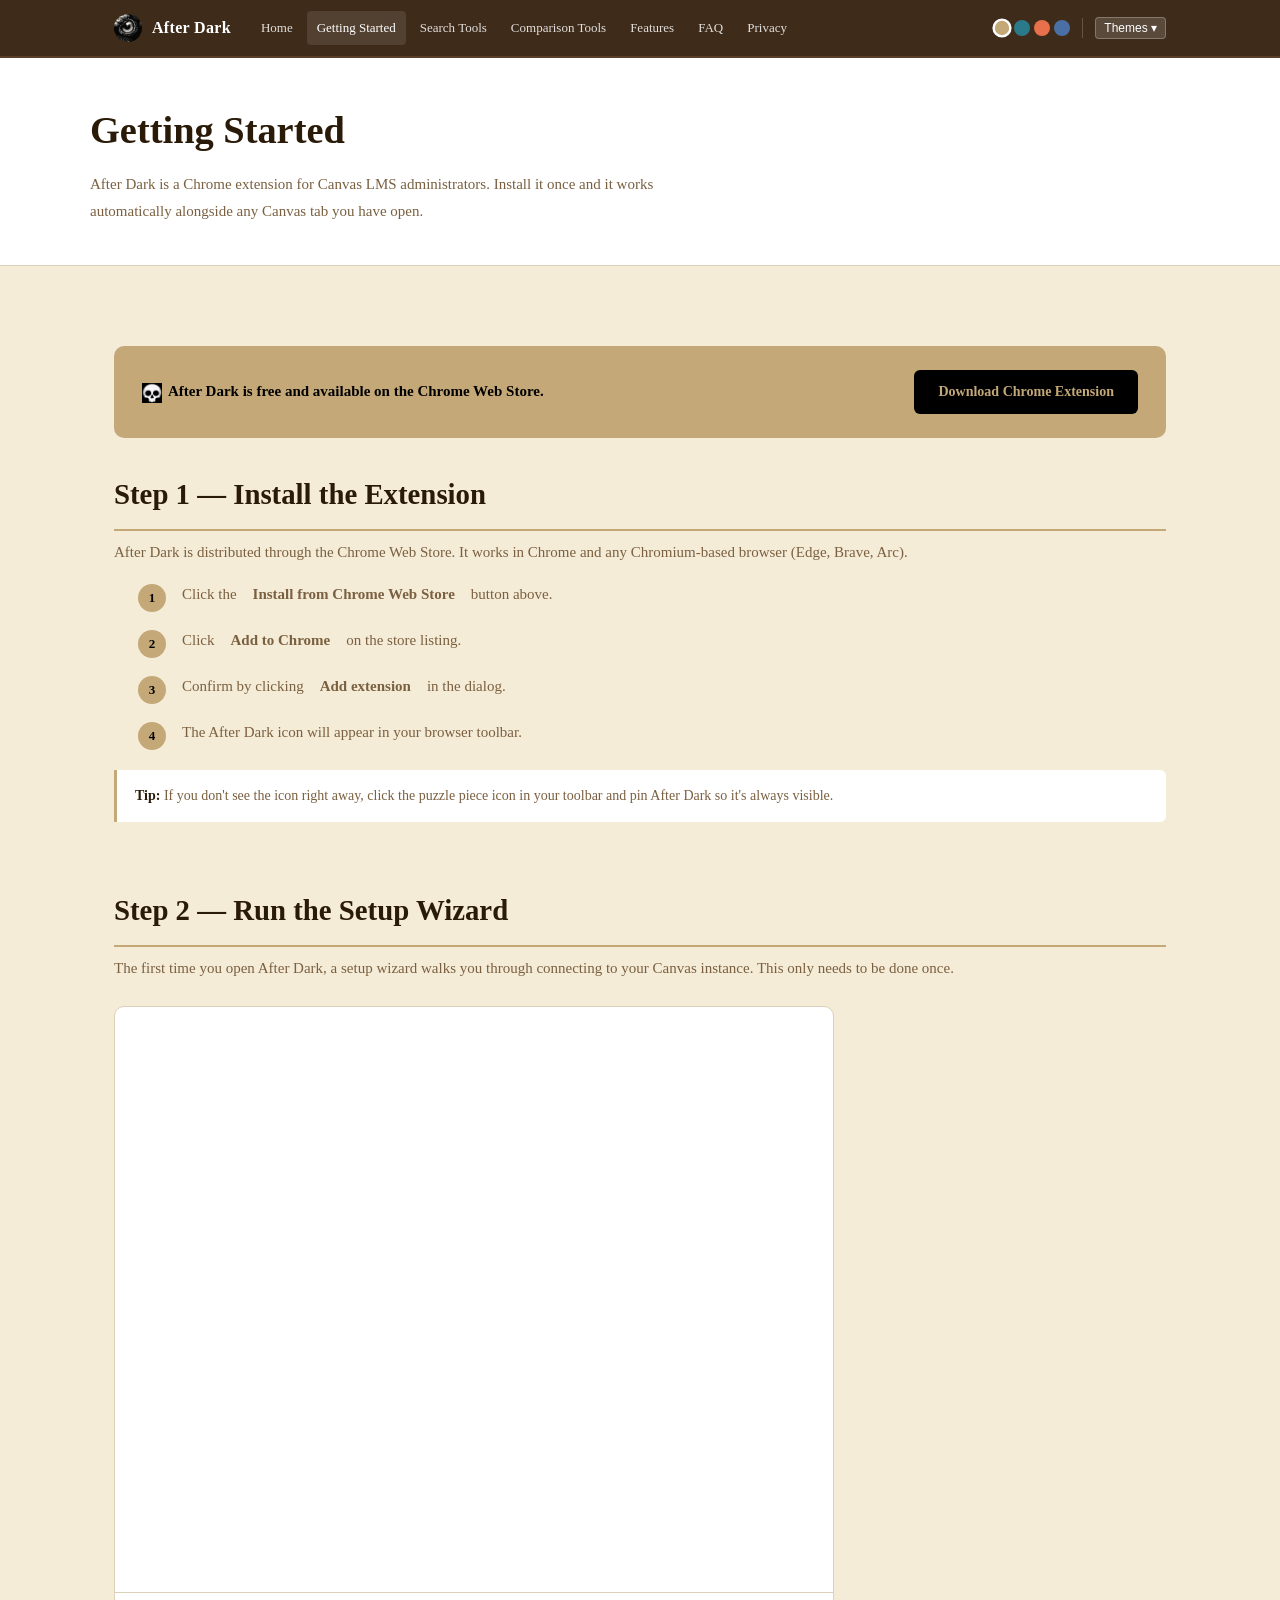
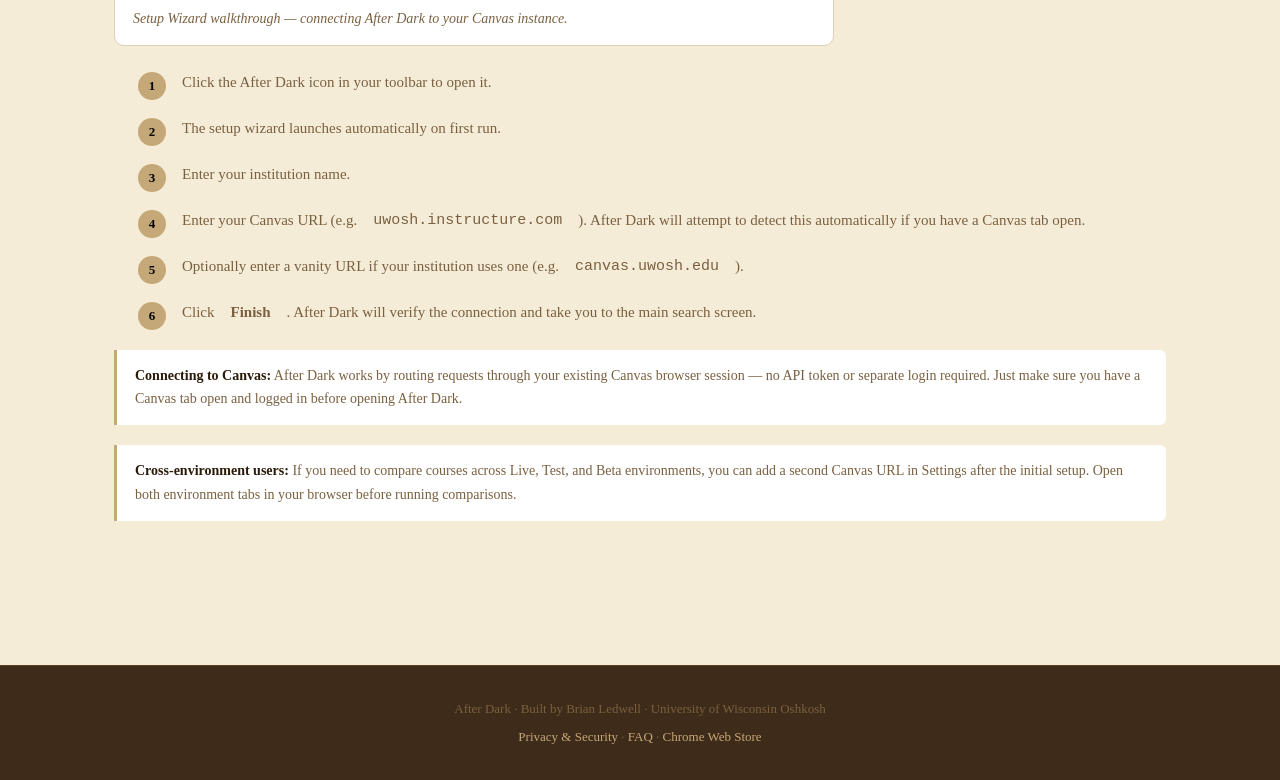
<file: getting-started.html>
<!DOCTYPE html>
<html lang="en">
<head>
  <meta charset="UTF-8">
  <meta name="viewport" content="width=device-width, initial-scale=1.0">
  <title>Getting Started — After Dark</title>
  <link rel="stylesheet" href="style.css">
</head>
<body>

  <header class="site-header">
    <div class="header-inner">
      <a class="site-logo" href="index.html">
        <img src="eyeball.png" alt="After Dark" style="width:28px;height:28px;">
        <span class="site-logo-text">After Dark</span>
      </a>
      <nav class="site-nav">
        <a href="index.html">Home</a>
        <a href="getting-started.html" class="active">Getting Started</a>
        <a href="search-tools.html">Search Tools</a>
        <a href="comparison-tools.html">Comparison Tools</a>
        <a href="features.html">Features</a>
        <a href="faq.html">FAQ</a>
        <a href="privacy.html">Privacy</a>
      </nav>
      <div class="theme-switcher">
        <div class="theme-group">
          <button class="theme-dot" data-theme="sandstone" style="background:#C4A878;" title="Sandstone"></button>
          <button class="theme-dot" data-theme="greyblue"  style="background:#2A7A8A;" title="Greyblue"></button>
          <button class="theme-dot" data-theme="coral"     style="background:#e8704a;" title="Coral"></button>
          <button class="theme-dot" data-theme="classic"   style="background:#4a6fa5;" title="Classic"></button>
        </div>
        <div class="theme-group-divider"></div>
        <div class="theme-dropdown-wrap">
          <button class="theme-dropdown-btn" id="themeDropBtn">Themes &#9662;</button>
          <div class="theme-dropdown-menu" id="themeDropMenu">
            <div class="theme-dropdown-item" data-theme="oshkosh"><span class="item-dot" style="background:#ffcc00;"></span>UWO</div>
            <div class="theme-dropdown-item" data-theme="uwmilw"><span class="item-dot" style="background:#ffbd00;"></span>UWM</div>
            <div class="theme-dropdown-item" data-theme="stout"><span class="item-dot" style="background:#4A7C9F;"></span>UWT</div>
            <div class="theme-dropdown-item" data-theme="greenbay"><span class="item-dot" style="background:#1a6b52;"></span>UWGB</div>
            <div class="theme-dropdown-item" data-theme="madison"><span class="item-dot" style="background:#c5050c;"></span>UWM</div>
            <div class="theme-dropdown-item" data-theme="stevens"><span class="item-dot" style="background:#432C91;"></span>UWSP</div>
            <div class="theme-dropdown-item" data-theme="uwec"><span class="item-dot" style="background:#2C3C88;"></span>UWEC</div>
            <div class="theme-dropdown-item" data-theme="uwlax"><span class="item-dot" style="background:#83151d;"></span>UWL</div>
            <div class="theme-dropdown-item" data-theme="uwp"><span class="item-dot" style="background:#1a5c38;"></span>UWP</div>
            <div class="theme-dropdown-item" data-theme="uwplt"><span class="item-dot" style="background:#1A64B7;"></span>UWP</div>
            <div class="theme-dropdown-item" data-theme="uwrf"><span class="item-dot" style="background:#D31145;"></span>UWRF</div>
            <div class="theme-dropdown-item" data-theme="uwsup"><span class="item-dot" style="background:#FCCC2D;"></span>UWS</div>
            <div class="theme-dropdown-item" data-theme="uww"><span class="item-dot" style="background:#512884;"></span>UWW</div>
            <div class="theme-dropdown-item" data-theme="wisconsin"><span class="item-dot" style="background:#005777;"></span>UWS</div>
          </div>
        </div>
      </div>
    </div>
  </header>
  <div class="page-hero">
    <div class="page-hero-inner">
      <h1>Getting Started</h1>
      <p>After Dark is a Chrome extension for Canvas LMS administrators. Install it once and it works automatically alongside any Canvas tab you have open.</p>
    </div>
  </div>

  <div class="page-content">

    <div class="install-banner">
      <p><img src="skull.png" alt="" style="width:20px;height:20px;object-fit:contain;vertical-align:middle;margin-right:6px;">After Dark is free and available on the Chrome Web Store.</p>
      <a class="btn-install" href="https://chromewebstore.google.com/detail/after-dark/aoccljajpdfconiagnnafgeialahnkjh" target="_blank">Download Chrome Extension</a>
    </div>

    <div class="doc-section" id="install">
      <h2>Step 1 &mdash; Install the Extension</h2>
      <p>After Dark is distributed through the Chrome Web Store. It works in Chrome and any Chromium-based browser (Edge, Brave, Arc).</p>
      <ol class="step-list">
        <li>Click the <strong>Install from Chrome Web Store</strong> button above.</li>
        <li>Click <strong>Add to Chrome</strong> on the store listing.</li>
        <li>Confirm by clicking <strong>Add extension</strong> in the dialog.</li>
        <li>The After Dark icon will appear in your browser toolbar.</li>
      </ol>
      <div class="tip-box">
        <strong>Tip:</strong> If you don&apos;t see the icon right away, click the puzzle piece icon in your toolbar and pin After Dark so it&apos;s always visible.
      </div>
    </div>

    <div class="doc-section" id="setup">
      <h2>Step 2 &mdash; Run the Setup Wizard</h2>
      <p>The first time you open After Dark, a setup wizard walks you through connecting to your Canvas instance. This only needs to be done once.</p>
      <div class="video-embed">
        <iframe width="1040" height="585" src="https://www.youtube.com/embed/5QclLRntMZU" title="01 After Dark - Setup Wizard" frameborder="0" allow="accelerometer; autoplay; clipboard-write; encrypted-media; gyroscope; picture-in-picture; web-share" referrerpolicy="strict-origin-when-cross-origin" allowfullscreen></iframe>
        <div class="video-caption">Setup Wizard walkthrough — connecting After Dark to your Canvas instance.</div>
      </div>
      <ol class="step-list">
        <li>Click the After Dark icon in your toolbar to open it.</li>
        <li>The setup wizard launches automatically on first run.</li>
        <li>Enter your institution name.</li>
        <li>Enter your Canvas URL (e.g. <code>uwosh.instructure.com</code>). After Dark will attempt to detect this automatically if you have a Canvas tab open.</li>
        <li>Optionally enter a vanity URL if your institution uses one (e.g. <code>canvas.uwosh.edu</code>).</li>
        <li>Click <strong>Finish</strong>. After Dark will verify the connection and take you to the main search screen.</li>
      </ol>
      <div class="tip-box">
        <strong>Connecting to Canvas:</strong> After Dark works by routing requests through your existing Canvas browser session &mdash; no API token or separate login required. Just make sure you have a Canvas tab open and logged in before opening After Dark.
      </div>
      <div class="tip-box">
        <strong>Cross-environment users:</strong> If you need to compare courses across Live, Test, and Beta environments, you can add a second Canvas URL in Settings after the initial setup. Open both environment tabs in your browser before running comparisons.
      </div>
    </div>

  </div>

  <footer class="site-footer">
    <p>After Dark &middot; Built by Brian Ledwell &middot; University of Wisconsin Oshkosh</p>
    <p style="margin-top:6px;"><a href="privacy.html">Privacy &amp; Security</a> &middot; <a href="faq.html">FAQ</a> &middot; <a href="https://chromewebstore.google.com/detail/after-dark/aoccljajpdfconiagnnafgeialahnkjh" target="_blank">Chrome Web Store</a></p>
  </footer>

  <script>
    const STORAGE_KEY = 'adDocsTheme';
    const html = document.documentElement;

    const uwThemes = ['oshkosh','uwmilw','stout','greenbay','madison','stevens','uwec','uwlax','uwp','uwplt','uwrf','uwsup','uww','wisconsin'];
    const genericThemes = ['sandstone','greyblue','coral','classic'];
    const allThemes = [...genericThemes, ...uwThemes];

    const dotColors = {
      sandstone:'#C4A878', greyblue:'#2A7A8A', coral:'#e8704a', classic:'#4a6fa5',
      oshkosh:'#ffcc00', uwmilw:'#ffbd00', stout:'#4A7C9F', greenbay:'#1a6b52',
      madison:'#c5050c', stevens:'#432C91', uwec:'#2C3C88', uwlax:'#83151d',
      uwp:'#1a5c38', uwplt:'#1A64B7', uwrf:'#D31145', uwsup:'#FCCC2D',
      uww:'#512884', wisconsin:'#005777'
    };

    function applyTheme(t) {
      html.setAttribute('data-theme', t);
      localStorage.setItem(STORAGE_KEY, t);

      // Update generic dots
      document.querySelectorAll('.theme-dot').forEach(d => d.classList.toggle('active', d.dataset.theme === t));

      // Update dropdown items
      document.querySelectorAll('.theme-dropdown-item').forEach(d => d.classList.toggle('active', d.dataset.theme === t));

      // Update dropdown button
    }

    // On load — use stored theme or pick a random one
    const stored = localStorage.getItem(STORAGE_KEY);
    applyTheme(stored || allThemes[Math.floor(Math.random() * allThemes.length)]);

    // Generic dots
    document.querySelectorAll('.theme-dot').forEach(d => d.addEventListener('click', () => applyTheme(d.dataset.theme)));

    // Dropdown toggle
    const btn = document.getElementById('themeDropBtn');
    const menu = document.getElementById('themeDropMenu');
    if (btn && menu) {
      btn.addEventListener('click', e => { e.stopPropagation(); menu.classList.toggle('open'); });
      document.addEventListener('click', () => menu.classList.remove('open'));
      document.querySelectorAll('.theme-dropdown-item').forEach(d => {
        d.addEventListener('click', e => { e.stopPropagation(); applyTheme(d.dataset.theme); menu.classList.remove('open'); });
      });
    }

    // Active nav
    document.querySelectorAll('.site-nav a').forEach(a => {
      a.classList.toggle('active', a.getAttribute('href') === location.pathname.split('/').pop());
    });
  </script>
</body>
</html>
</file>
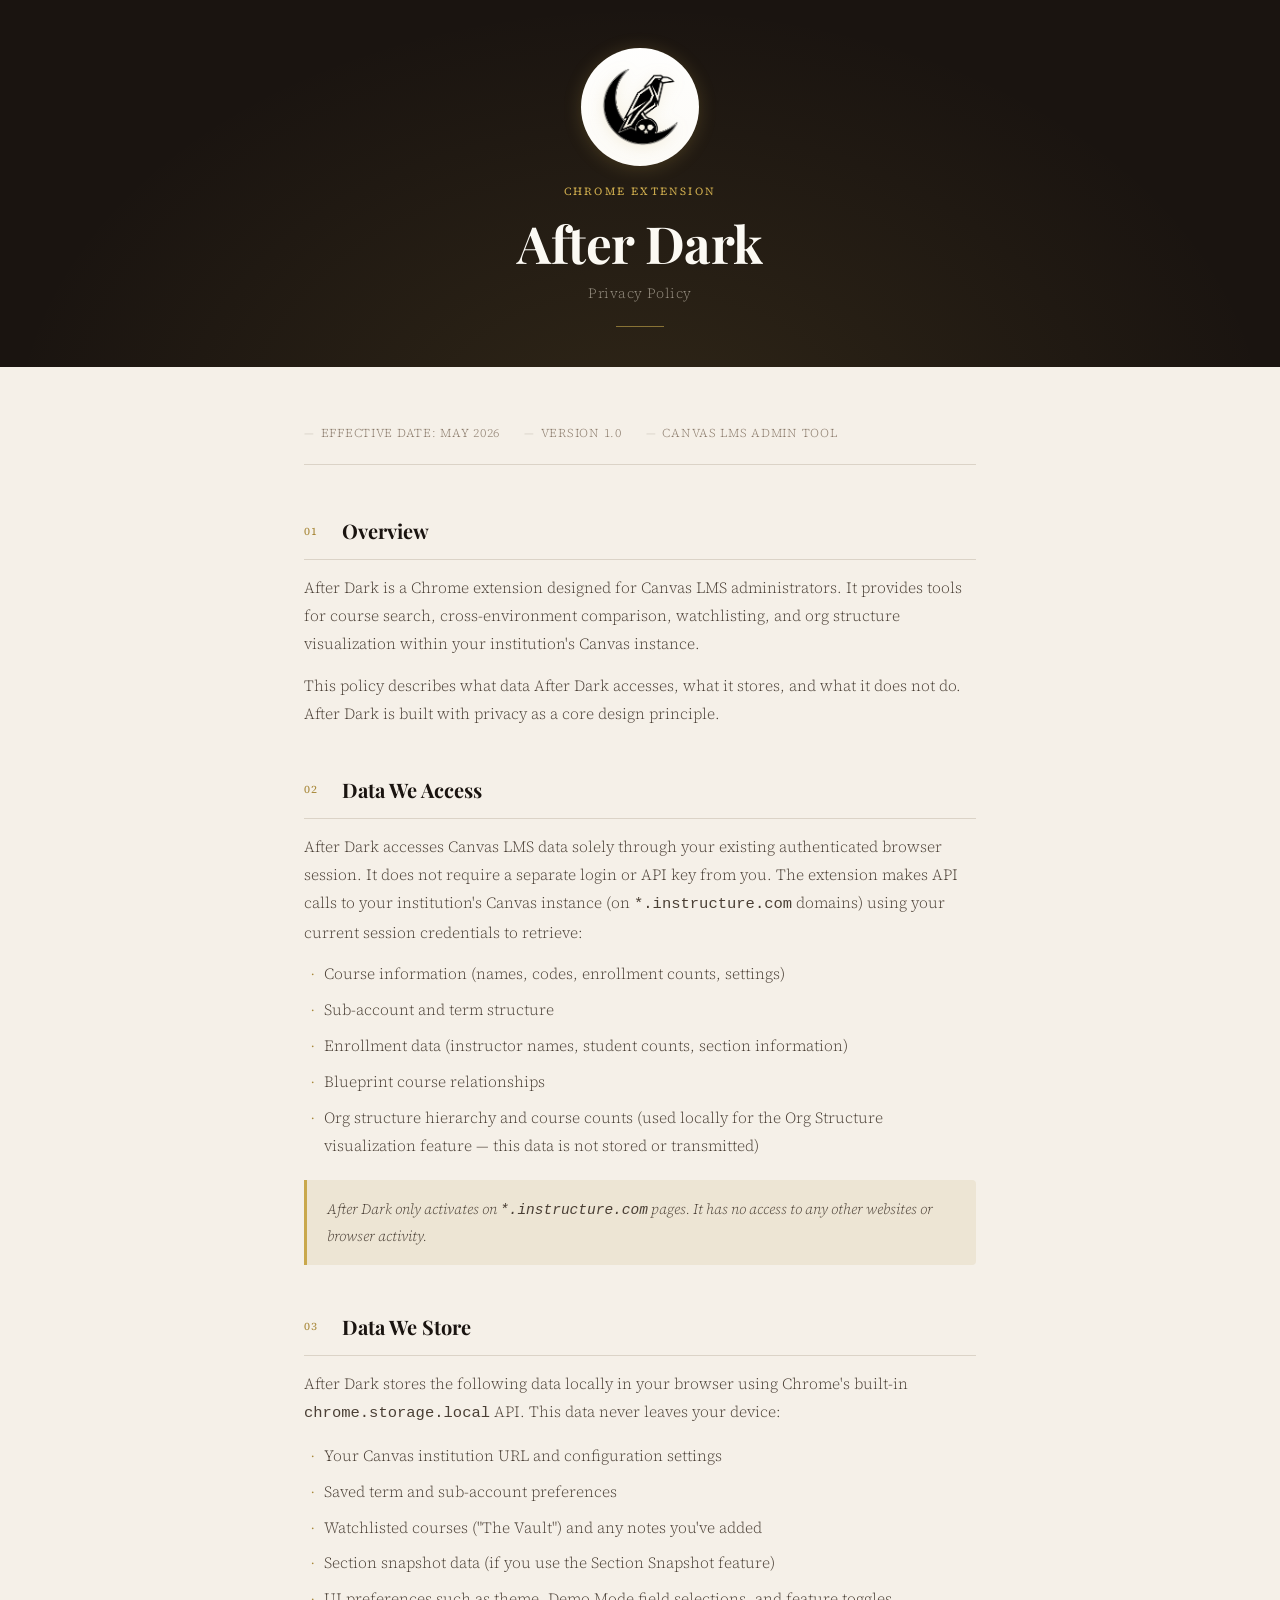
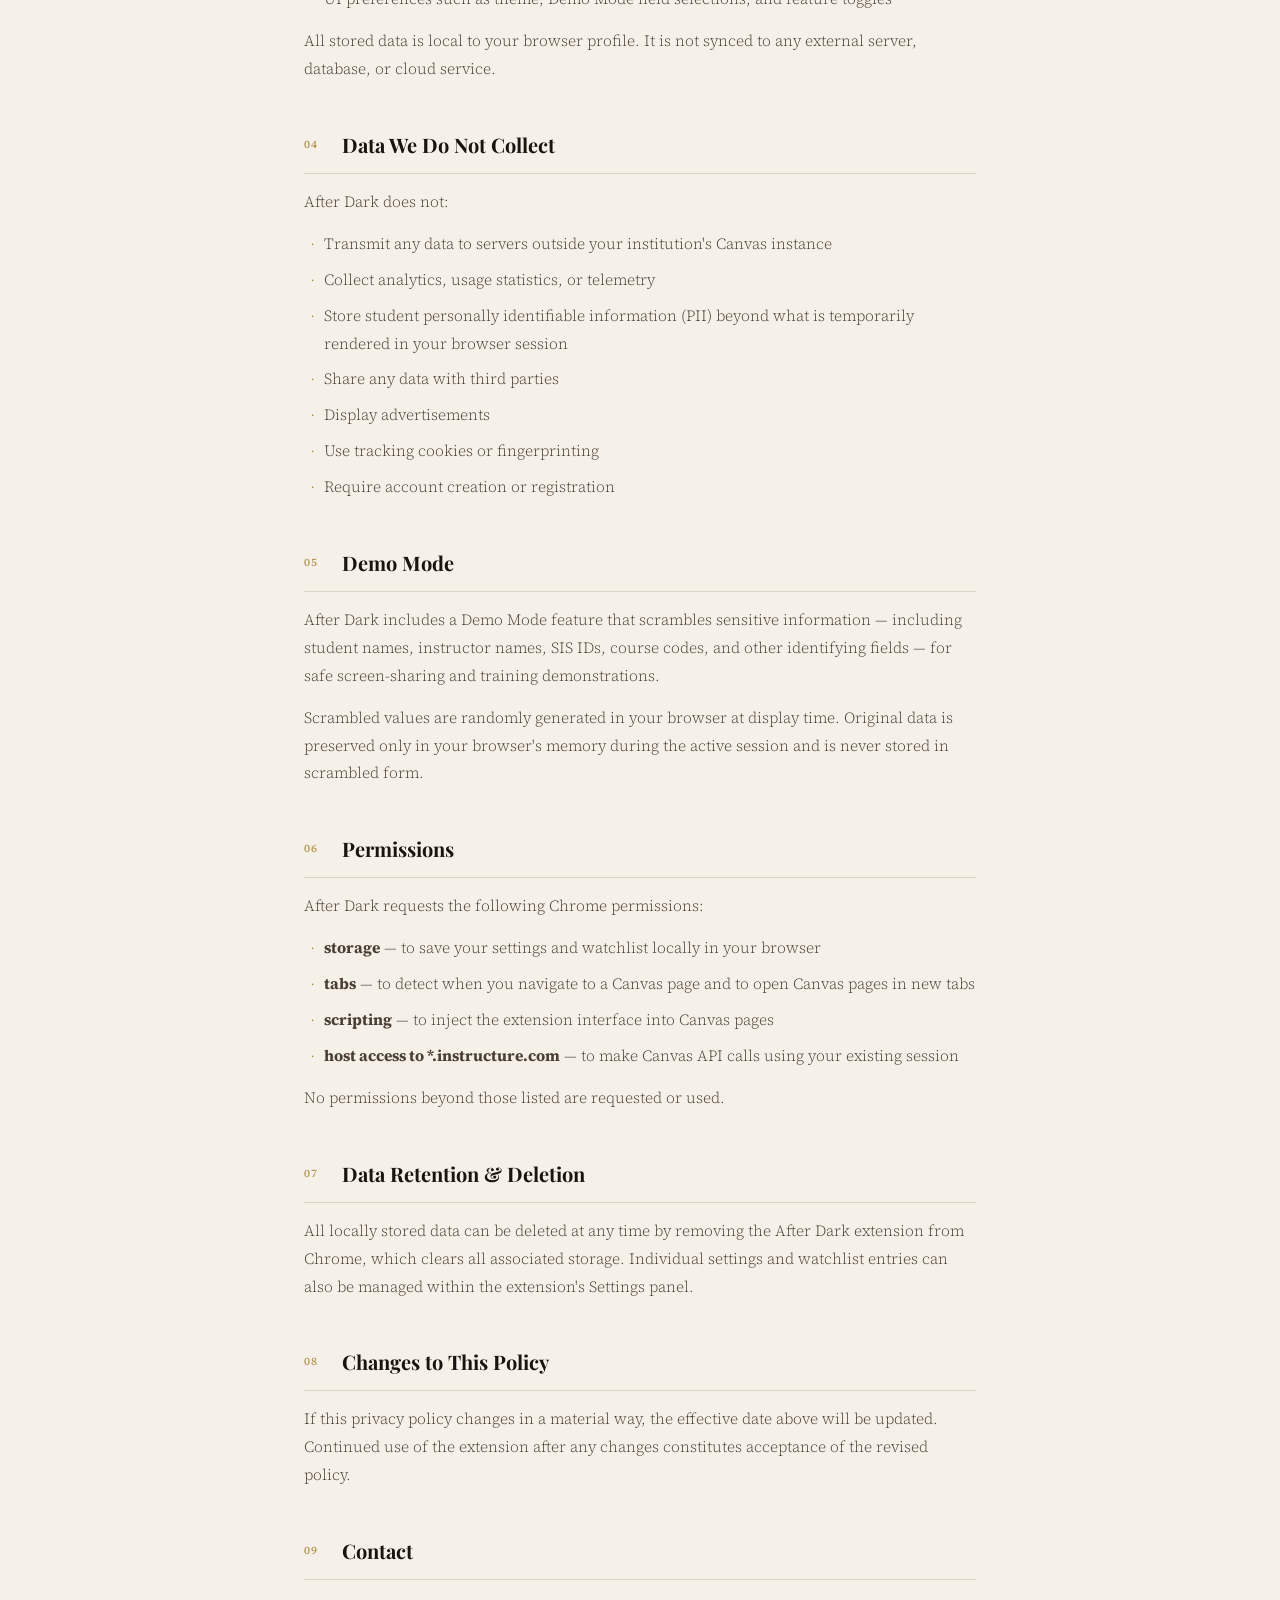
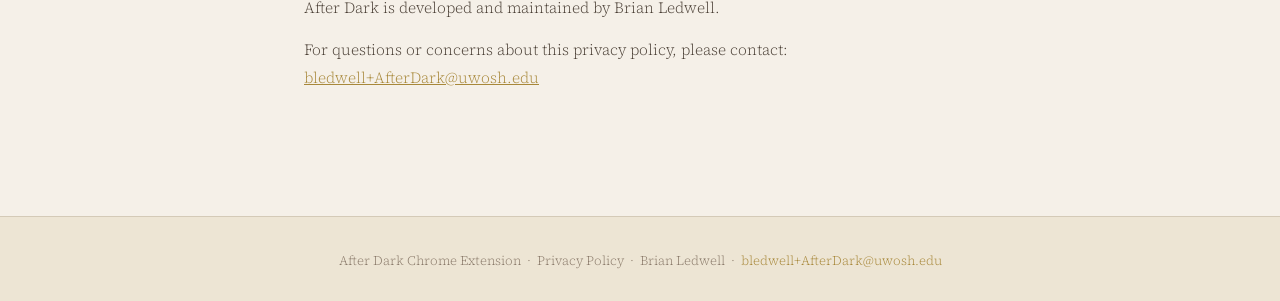
<file: privacy-policy.html>
<!DOCTYPE html>
<html lang="en">
<head>
  <meta charset="UTF-8">
  <meta name="viewport" content="width=device-width, initial-scale=1.0">
  <title>After Dark — Privacy Policy</title>
  <link rel="preconnect" href="https://fonts.googleapis.com">
  <link rel="preconnect" href="https://fonts.gstatic.com" crossorigin>
  <link href="https://fonts.googleapis.com/css2?family=Playfair+Display:wght@400;700&family=Source+Serif+4:ital,wght@0,300;0,400;1,300&display=swap" rel="stylesheet">
  <style>
    *, *::before, *::after { box-sizing: border-box; margin: 0; padding: 0; }

    :root {
      --ink:       #1a1410;
      --ink-soft:  #4a3f35;
      --ink-muted: #8a7a6a;
      --cream:     #f5f0e8;
      --cream-dark:#ede5d4;
      --gold:      #c9a84c;
      --gold-dark: #a8883a;
      --rule:      rgba(100,80,50,0.18);
    }

    html { font-size: 16px; }

    body {
      background: var(--cream);
      color: var(--ink);
      font-family: 'Source Serif 4', Georgia, serif;
      font-weight: 300;
      line-height: 1.8;
      min-height: 100vh;
    }

    /* ── Header ── */
    header {
      background: var(--ink);
      color: var(--cream);
      padding: 48px 24px 40px;
      text-align: center;
      position: relative;
      overflow: hidden;
    }
    header::before {
      content: '';
      position: absolute;
      inset: 0;
      background: radial-gradient(ellipse at 50% 120%, rgba(201,168,76,0.12) 0%, transparent 70%);
      pointer-events: none;
    }
    .header-eyebrow {
      font-family: 'Source Serif 4', serif;
      font-size: 11px;
      font-weight: 400;
      letter-spacing: 0.2em;
      text-transform: uppercase;
      color: var(--gold);
      margin-bottom: 12px;
    }
    .header-title {
      font-family: 'Playfair Display', Georgia, serif;
      font-size: clamp(2rem, 5vw, 3.2rem);
      font-weight: 700;
      line-height: 1.15;
      letter-spacing: -0.01em;
      color: #fff;
      margin-bottom: 8px;
    }
    .header-subtitle {
      font-size: 14px;
      color: rgba(245,240,232,0.55);
      letter-spacing: 0.04em;
    }
    .header-logo-wrap {
      display: inline-flex;
      align-items: center;
      justify-content: center;
      width: 118px;
      height: 118px;
      background: #fff;
      border-radius: 50%;
      margin-bottom: 16px;
      box-shadow: 0 2px 18px rgba(201,168,76,0.22);
    }
    .header-logo {
      width: 80px;
      height: 80px;
      object-fit: contain;
      filter: drop-shadow(0 2px 8px rgba(201,168,76,0.18));
    }
    .header-rule {
      width: 48px;
      height: 1px;
      background: var(--gold);
      margin: 20px auto 0;
      opacity: 0.6;
    }

    /* ── Layout ── */
    main {
      max-width: 720px;
      margin: 0 auto;
      padding: 56px 24px 80px;
    }

    .meta {
      display: flex;
      gap: 24px;
      flex-wrap: wrap;
      font-size: 12px;
      letter-spacing: 0.06em;
      text-transform: uppercase;
      color: var(--ink-muted);
      margin-bottom: 48px;
      padding-bottom: 20px;
      border-bottom: 1px solid var(--rule);
    }
    .meta span { display: flex; align-items: center; gap: 6px; }
    .meta span::before { content: '—'; opacity: 0.4; }

    /* ── Sections ── */
    section { margin-bottom: 44px; }

    h2 {
      font-family: 'Playfair Display', Georgia, serif;
      font-size: 1.25rem;
      font-weight: 700;
      color: var(--ink);
      margin-bottom: 14px;
      padding-bottom: 10px;
      border-bottom: 1px solid var(--rule);
      display: flex;
      align-items: center;
      gap: 10px;
    }
    h2 .num {
      font-family: 'Source Serif 4', serif;
      font-size: 11px;
      font-weight: 400;
      letter-spacing: 0.12em;
      color: var(--gold-dark);
      text-transform: uppercase;
      min-width: 28px;
    }

    p { margin-bottom: 14px; color: var(--ink-soft); font-size: 15.5px; }
    p:last-child { margin-bottom: 0; }

    ul {
      margin: 12px 0 14px 0;
      padding-left: 0;
      list-style: none;
    }
    ul li {
      position: relative;
      padding-left: 20px;
      margin-bottom: 8px;
      color: var(--ink-soft);
      font-size: 15.5px;
    }
    ul li::before {
      content: '·';
      position: absolute;
      left: 6px;
      color: var(--gold-dark);
      font-size: 18px;
      line-height: 1.6;
    }

    /* Callout box */
    .callout {
      background: var(--cream-dark);
      border-left: 3px solid var(--gold);
      padding: 16px 20px;
      margin: 20px 0;
      border-radius: 0 4px 4px 0;
    }
    .callout p {
      margin: 0;
      font-size: 14.5px;
      font-style: italic;
      color: var(--ink-soft);
    }

    /* ── Footer ── */
    footer {
      background: var(--cream-dark);
      border-top: 1px solid var(--rule);
      padding: 32px 24px;
      text-align: center;
    }
    footer p {
      font-size: 13px;
      color: var(--ink-muted);
      margin: 0;
    }
    footer a {
      color: var(--gold-dark);
      text-decoration: none;
    }
    footer a:hover { text-decoration: underline; }

    @media (max-width: 600px) {
      main { padding: 40px 20px 60px; }
    }
  </style>
</head>
<body>

<header>
  <div class="header-logo-wrap"><img src="[data-uri]" alt="After Dark" class="header-logo"></div>
  <p class="header-eyebrow">Chrome Extension</p>
  <h1 class="header-title">After Dark</h1>
  <p class="header-subtitle">Privacy Policy</p>
  <div class="header-rule"></div>
</header>

<main>

  <div class="meta">
    <span>Effective date: May 2026</span>
    <span>Version 1.0</span>
    <span>Canvas LMS Admin Tool</span>
  </div>

  <section>
    <h2><span class="num">01</span> Overview</h2>
    <p>After Dark is a Chrome extension designed for Canvas LMS administrators. It provides tools for course search, cross-environment comparison, watchlisting, and org structure visualization within your institution's Canvas instance.</p>
    <p>This policy describes what data After Dark accesses, what it stores, and what it does not do. After Dark is built with privacy as a core design principle.</p>
  </section>

  <section>
    <h2><span class="num">02</span> Data We Access</h2>
    <p>After Dark accesses Canvas LMS data solely through your existing authenticated browser session. It does not require a separate login or API key from you. The extension makes API calls to your institution's Canvas instance (on <code>*.instructure.com</code> domains) using your current session credentials to retrieve:</p>
    <ul>
      <li>Course information (names, codes, enrollment counts, settings)</li>
      <li>Sub-account and term structure</li>
      <li>Enrollment data (instructor names, student counts, section information)</li>
      <li>Blueprint course relationships</li>
      <li>Org structure hierarchy and course counts (used locally for the Org Structure visualization feature — this data is not stored or transmitted)</li>
    </ul>
    <div class="callout">
      <p>After Dark only activates on <code>*.instructure.com</code> pages. It has no access to any other websites or browser activity.</p>
    </div>
  </section>

  <section>
    <h2><span class="num">03</span> Data We Store</h2>
    <p>After Dark stores the following data locally in your browser using Chrome's built-in <code>chrome.storage.local</code> API. This data never leaves your device:</p>
    <ul>
      <li>Your Canvas institution URL and configuration settings</li>
      <li>Saved term and sub-account preferences</li>
      <li>Watchlisted courses ("The Vault") and any notes you've added</li>
      <li>Section snapshot data (if you use the Section Snapshot feature)</li>
      <li>UI preferences such as theme, Demo Mode field selections, and feature toggles</li>
    </ul>
    <p>All stored data is local to your browser profile. It is not synced to any external server, database, or cloud service.</p>
  </section>

  <section>
    <h2><span class="num">04</span> Data We Do Not Collect</h2>
    <p>After Dark does not:</p>
    <ul>
      <li>Transmit any data to servers outside your institution's Canvas instance</li>
      <li>Collect analytics, usage statistics, or telemetry</li>
      <li>Store student personally identifiable information (PII) beyond what is temporarily rendered in your browser session</li>
      <li>Share any data with third parties</li>
      <li>Display advertisements</li>
      <li>Use tracking cookies or fingerprinting</li>
      <li>Require account creation or registration</li>
    </ul>
  </section>

  <section>
    <h2><span class="num">05</span> Demo Mode</h2>
    <p>After Dark includes a Demo Mode feature that scrambles sensitive information — including student names, instructor names, SIS IDs, course codes, and other identifying fields — for safe screen-sharing and training demonstrations.</p>
    <p>Scrambled values are randomly generated in your browser at display time. Original data is preserved only in your browser's memory during the active session and is never stored in scrambled form.</p>
  </section>

  <section>
    <h2><span class="num">06</span> Permissions</h2>
    <p>After Dark requests the following Chrome permissions:</p>
    <ul>
      <li><strong>storage</strong> — to save your settings and watchlist locally in your browser</li>
      <li><strong>tabs</strong> — to detect when you navigate to a Canvas page and to open Canvas pages in new tabs</li>
      <li><strong>scripting</strong> — to inject the extension interface into Canvas pages</li>
      <li><strong>host access to *.instructure.com</strong> — to make Canvas API calls using your existing session</li>
    </ul>
    <p>No permissions beyond those listed are requested or used.</p>
  </section>

  <section>
    <h2><span class="num">07</span> Data Retention & Deletion</h2>
    <p>All locally stored data can be deleted at any time by removing the After Dark extension from Chrome, which clears all associated storage. Individual settings and watchlist entries can also be managed within the extension's Settings panel.</p>
  </section>

  <section>
    <h2><span class="num">08</span> Changes to This Policy</h2>
    <p>If this privacy policy changes in a material way, the effective date above will be updated. Continued use of the extension after any changes constitutes acceptance of the revised policy.</p>
  </section>

  <section>
    <h2><span class="num">09</span> Contact</h2>
    <p>After Dark is developed and maintained by Brian Ledwell.</p>
    <p>For questions or concerns about this privacy policy, please contact: <a href="mailto:bledwell+AfterDark@uwosh.edu" style="color: var(--gold-dark);">bledwell+AfterDark@uwosh.edu</a></p>
  </section>

</main>

<footer>
  <p>After Dark Chrome Extension &nbsp;·&nbsp; Privacy Policy &nbsp;·&nbsp; Brian Ledwell &nbsp;·&nbsp; <a href="mailto:bledwell+AfterDark@uwosh.edu">bledwell+AfterDark@uwosh.edu</a></p>
</footer>

</body>
</html>
</file>
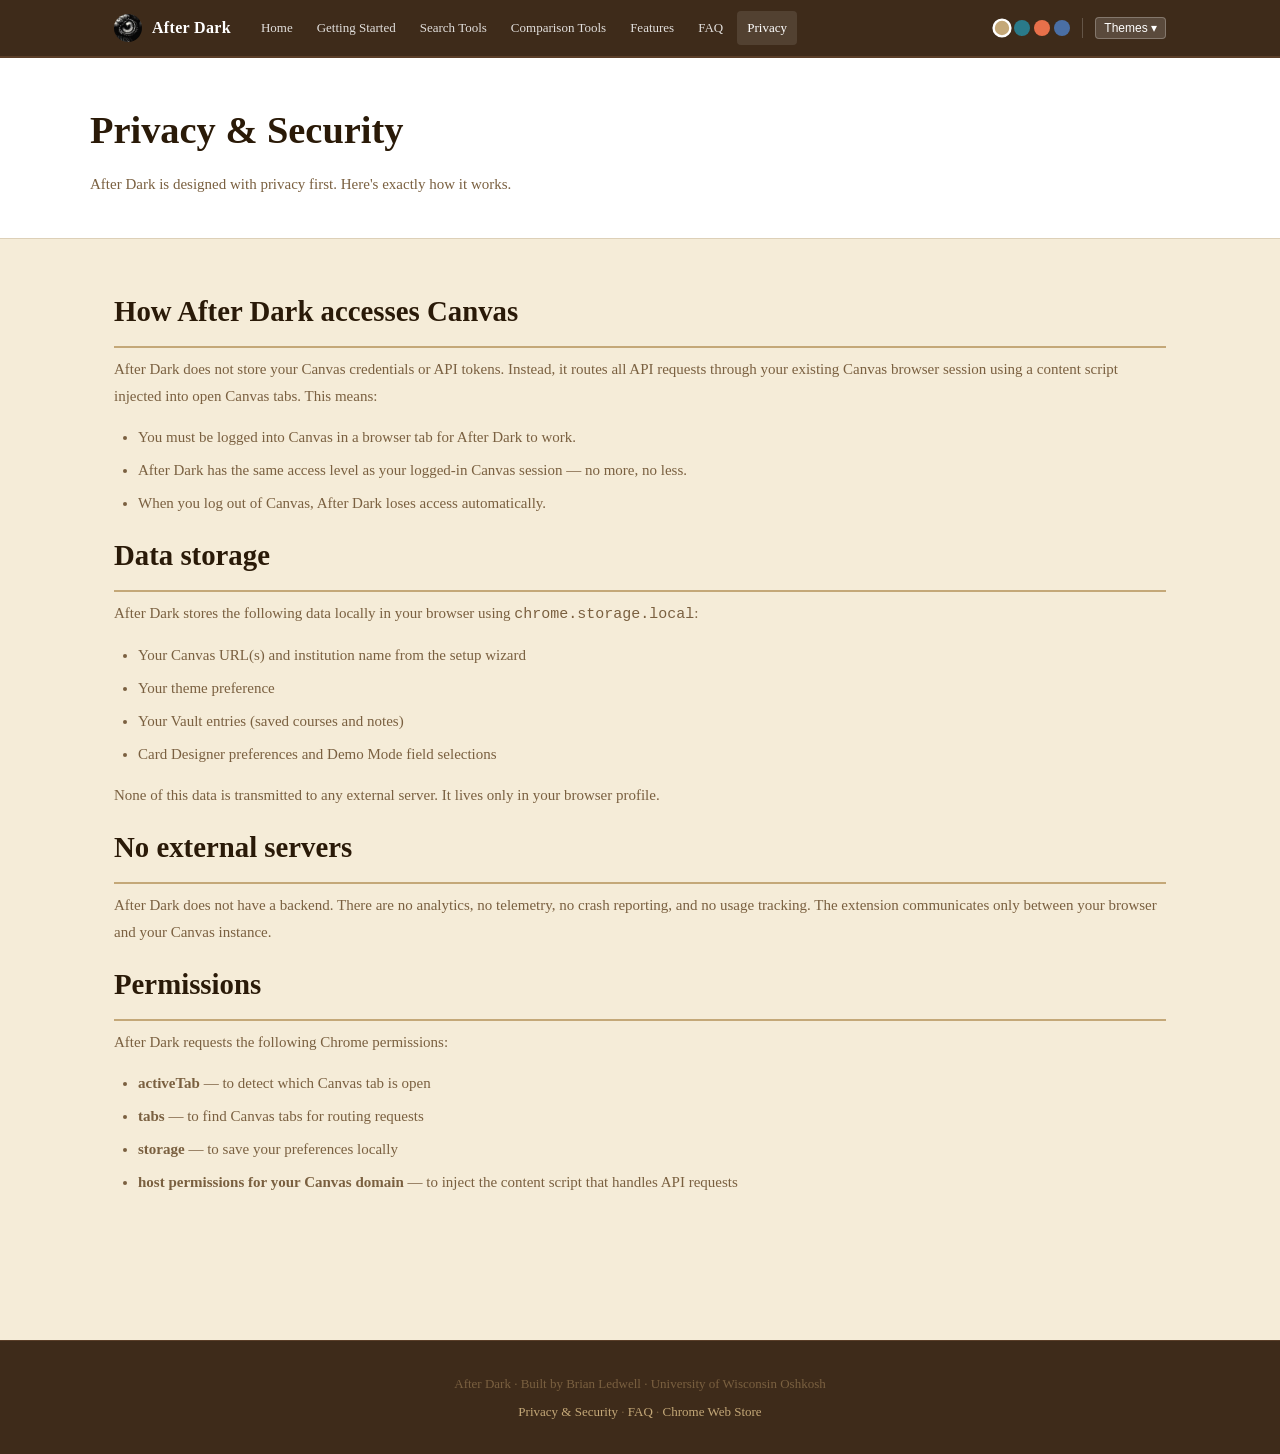
<file: privacy.html>
<!DOCTYPE html>
<html lang="en">
<head>
  <meta charset="UTF-8">
  <meta name="viewport" content="width=device-width, initial-scale=1.0">
  <title>Privacy & Security — After Dark</title>
  <link rel="stylesheet" href="style.css">
</head>
<body>

  <header class="site-header">
    <div class="header-inner">
      <a class="site-logo" href="index.html">
        <img src="eyeball.png" alt="After Dark" style="width:28px;height:28px;">
        <span class="site-logo-text">After Dark</span>
      </a>
      <nav class="site-nav">
        <a href="index.html">Home</a>
        <a href="getting-started.html">Getting Started</a>
        <a href="search-tools.html">Search Tools</a>
        <a href="comparison-tools.html">Comparison Tools</a>
        <a href="features.html">Features</a>
        <a href="faq.html">FAQ</a>
        <a href="privacy.html" class="active">Privacy</a>
      </nav>
      <div class="theme-switcher">
        <div class="theme-group">
          <button class="theme-dot" data-theme="sandstone" style="background:#C4A878;" title="Sandstone"></button>
          <button class="theme-dot" data-theme="greyblue"  style="background:#2A7A8A;" title="Greyblue"></button>
          <button class="theme-dot" data-theme="coral"     style="background:#e8704a;" title="Coral"></button>
          <button class="theme-dot" data-theme="classic"   style="background:#4a6fa5;" title="Classic"></button>
        </div>
        <div class="theme-group-divider"></div>
        <div class="theme-dropdown-wrap">
          <button class="theme-dropdown-btn" id="themeDropBtn">Themes &#9662;</button>
          <div class="theme-dropdown-menu" id="themeDropMenu">
            <div class="theme-dropdown-item" data-theme="oshkosh"><span class="item-dot" style="background:#ffcc00;"></span>UWO</div>
            <div class="theme-dropdown-item" data-theme="uwmilw"><span class="item-dot" style="background:#ffbd00;"></span>UWM</div>
            <div class="theme-dropdown-item" data-theme="stout"><span class="item-dot" style="background:#4A7C9F;"></span>UWT</div>
            <div class="theme-dropdown-item" data-theme="greenbay"><span class="item-dot" style="background:#1a6b52;"></span>UWGB</div>
            <div class="theme-dropdown-item" data-theme="madison"><span class="item-dot" style="background:#c5050c;"></span>UWM</div>
            <div class="theme-dropdown-item" data-theme="stevens"><span class="item-dot" style="background:#432C91;"></span>UWSP</div>
            <div class="theme-dropdown-item" data-theme="uwec"><span class="item-dot" style="background:#2C3C88;"></span>UWEC</div>
            <div class="theme-dropdown-item" data-theme="uwlax"><span class="item-dot" style="background:#83151d;"></span>UWL</div>
            <div class="theme-dropdown-item" data-theme="uwp"><span class="item-dot" style="background:#1a5c38;"></span>UWP</div>
            <div class="theme-dropdown-item" data-theme="uwplt"><span class="item-dot" style="background:#1A64B7;"></span>UWP</div>
            <div class="theme-dropdown-item" data-theme="uwrf"><span class="item-dot" style="background:#D31145;"></span>UWRF</div>
            <div class="theme-dropdown-item" data-theme="uwsup"><span class="item-dot" style="background:#FCCC2D;"></span>UWS</div>
            <div class="theme-dropdown-item" data-theme="uww"><span class="item-dot" style="background:#512884;"></span>UWW</div>
            <div class="theme-dropdown-item" data-theme="wisconsin"><span class="item-dot" style="background:#005777;"></span>UWS</div>
          </div>
        </div>
      </div>
    </div>
  </header>
  <div class="page-hero">
    <div class="page-hero-inner">
      <h1>Privacy &amp; Security</h1>
      <p>After Dark is designed with privacy first. Here&apos;s exactly how it works.</p>
    </div>
  </div>

  <div class="page-content">
    <div class="doc-section">

      <h2>How After Dark accesses Canvas</h2>
      <p>After Dark does not store your Canvas credentials or API tokens. Instead, it routes all API requests through your existing Canvas browser session using a content script injected into open Canvas tabs. This means:</p>
      <ul>
        <li>You must be logged into Canvas in a browser tab for After Dark to work.</li>
        <li>After Dark has the same access level as your logged-in Canvas session &mdash; no more, no less.</li>
        <li>When you log out of Canvas, After Dark loses access automatically.</li>
      </ul>

      <h2>Data storage</h2>
      <p>After Dark stores the following data locally in your browser using <code>chrome.storage.local</code>:</p>
      <ul>
        <li>Your Canvas URL(s) and institution name from the setup wizard</li>
        <li>Your theme preference</li>
        <li>Your Vault entries (saved courses and notes)</li>
        <li>Card Designer preferences and Demo Mode field selections</li>
      </ul>
      <p>None of this data is transmitted to any external server. It lives only in your browser profile.</p>

      <h2>No external servers</h2>
      <p>After Dark does not have a backend. There are no analytics, no telemetry, no crash reporting, and no usage tracking. The extension communicates only between your browser and your Canvas instance.</p>

      <h2>Permissions</h2>
      <p>After Dark requests the following Chrome permissions:</p>
      <ul>
        <li><strong>activeTab</strong> &mdash; to detect which Canvas tab is open</li>
        <li><strong>tabs</strong> &mdash; to find Canvas tabs for routing requests</li>
        <li><strong>storage</strong> &mdash; to save your preferences locally</li>
        <li><strong>host permissions for your Canvas domain</strong> &mdash; to inject the content script that handles API requests</li>
      </ul>

    </div>
  </div>

  <footer class="site-footer">
    <p>After Dark &middot; Built by Brian Ledwell &middot; University of Wisconsin Oshkosh</p>
    <p style="margin-top:6px;"><a href="privacy.html">Privacy &amp; Security</a> &middot; <a href="faq.html">FAQ</a> &middot; <a href="https://chromewebstore.google.com/detail/after-dark/aoccljajpdfconiagnnafgeialahnkjh" target="_blank">Chrome Web Store</a></p>
  </footer>

  <script>
    const STORAGE_KEY = 'adDocsTheme';
    const html = document.documentElement;

    const uwThemes = ['oshkosh','uwmilw','stout','greenbay','madison','stevens','uwec','uwlax','uwp','uwplt','uwrf','uwsup','uww','wisconsin'];
    const genericThemes = ['sandstone','greyblue','coral','classic'];
    const allThemes = [...genericThemes, ...uwThemes];

    const dotColors = {
      sandstone:'#C4A878', greyblue:'#2A7A8A', coral:'#e8704a', classic:'#4a6fa5',
      oshkosh:'#ffcc00', uwmilw:'#ffbd00', stout:'#4A7C9F', greenbay:'#1a6b52',
      madison:'#c5050c', stevens:'#432C91', uwec:'#2C3C88', uwlax:'#83151d',
      uwp:'#1a5c38', uwplt:'#1A64B7', uwrf:'#D31145', uwsup:'#FCCC2D',
      uww:'#512884', wisconsin:'#005777'
    };

    function applyTheme(t) {
      html.setAttribute('data-theme', t);
      localStorage.setItem(STORAGE_KEY, t);

      // Update generic dots
      document.querySelectorAll('.theme-dot').forEach(d => d.classList.toggle('active', d.dataset.theme === t));

      // Update dropdown items
      document.querySelectorAll('.theme-dropdown-item').forEach(d => d.classList.toggle('active', d.dataset.theme === t));

      // Update dropdown button
    }

    // On load — use stored theme or pick a random one
    const stored = localStorage.getItem(STORAGE_KEY);
    applyTheme(stored || allThemes[Math.floor(Math.random() * allThemes.length)]);

    // Generic dots
    document.querySelectorAll('.theme-dot').forEach(d => d.addEventListener('click', () => applyTheme(d.dataset.theme)));

    // Dropdown toggle
    const btn = document.getElementById('themeDropBtn');
    const menu = document.getElementById('themeDropMenu');
    if (btn && menu) {
      btn.addEventListener('click', e => { e.stopPropagation(); menu.classList.toggle('open'); });
      document.addEventListener('click', () => menu.classList.remove('open'));
      document.querySelectorAll('.theme-dropdown-item').forEach(d => {
        d.addEventListener('click', e => { e.stopPropagation(); applyTheme(d.dataset.theme); menu.classList.remove('open'); });
      });
    }

    // Active nav
    document.querySelectorAll('.site-nav a').forEach(a => {
      a.classList.toggle('active', a.getAttribute('href') === location.pathname.split('/').pop());
    });
  </script>
</body>
</html>
</file>
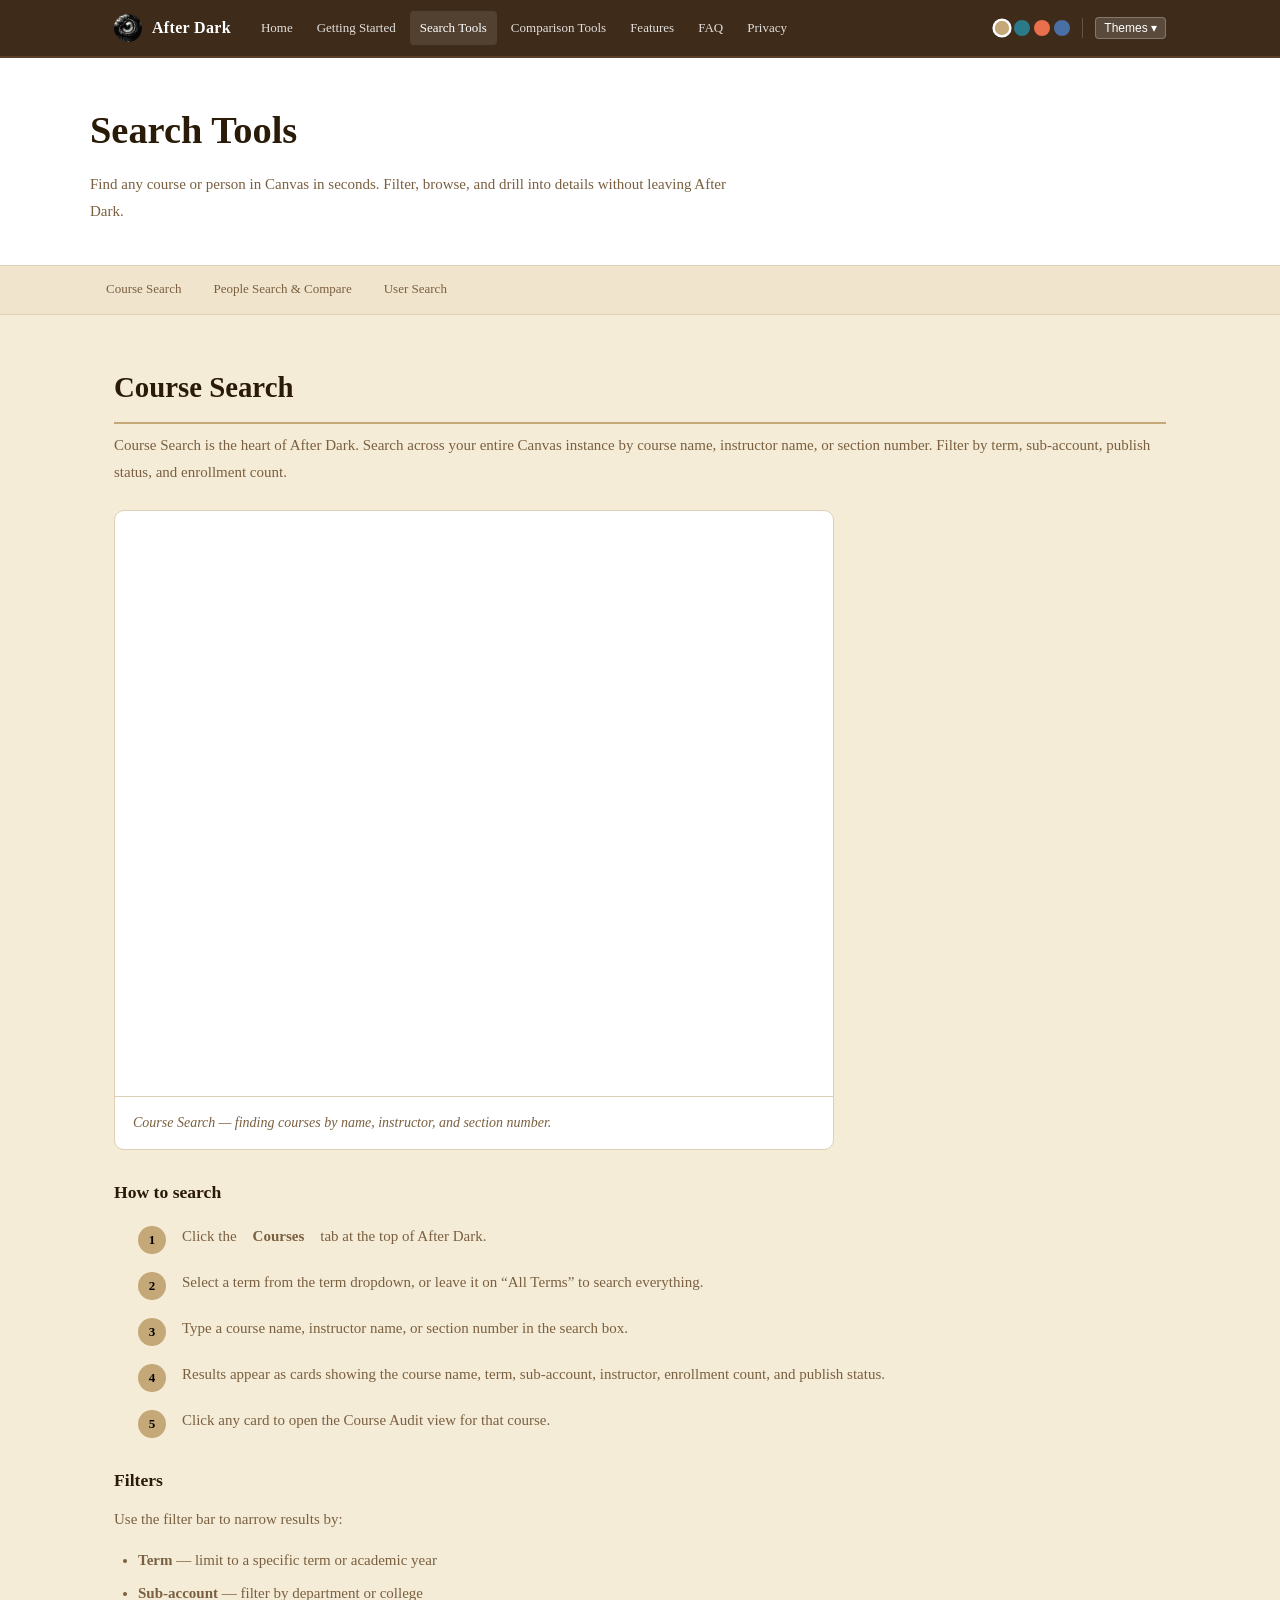
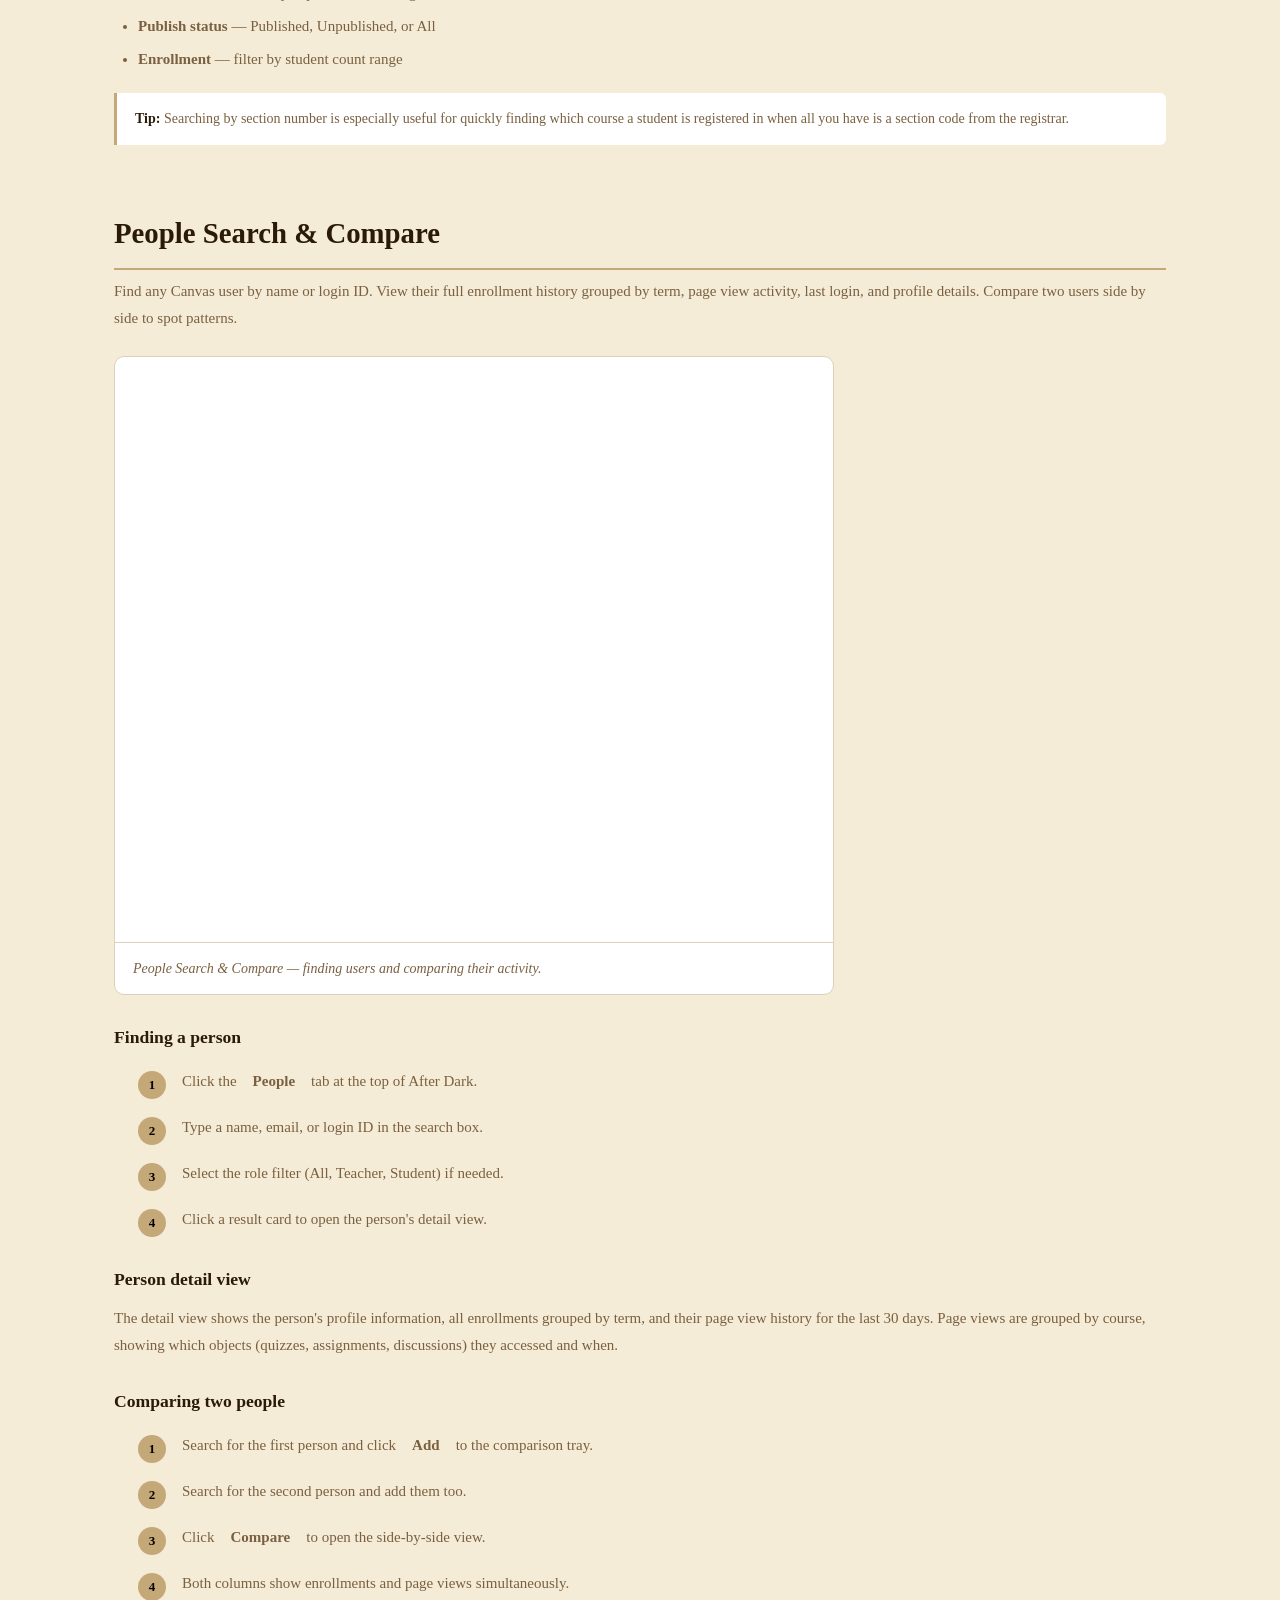
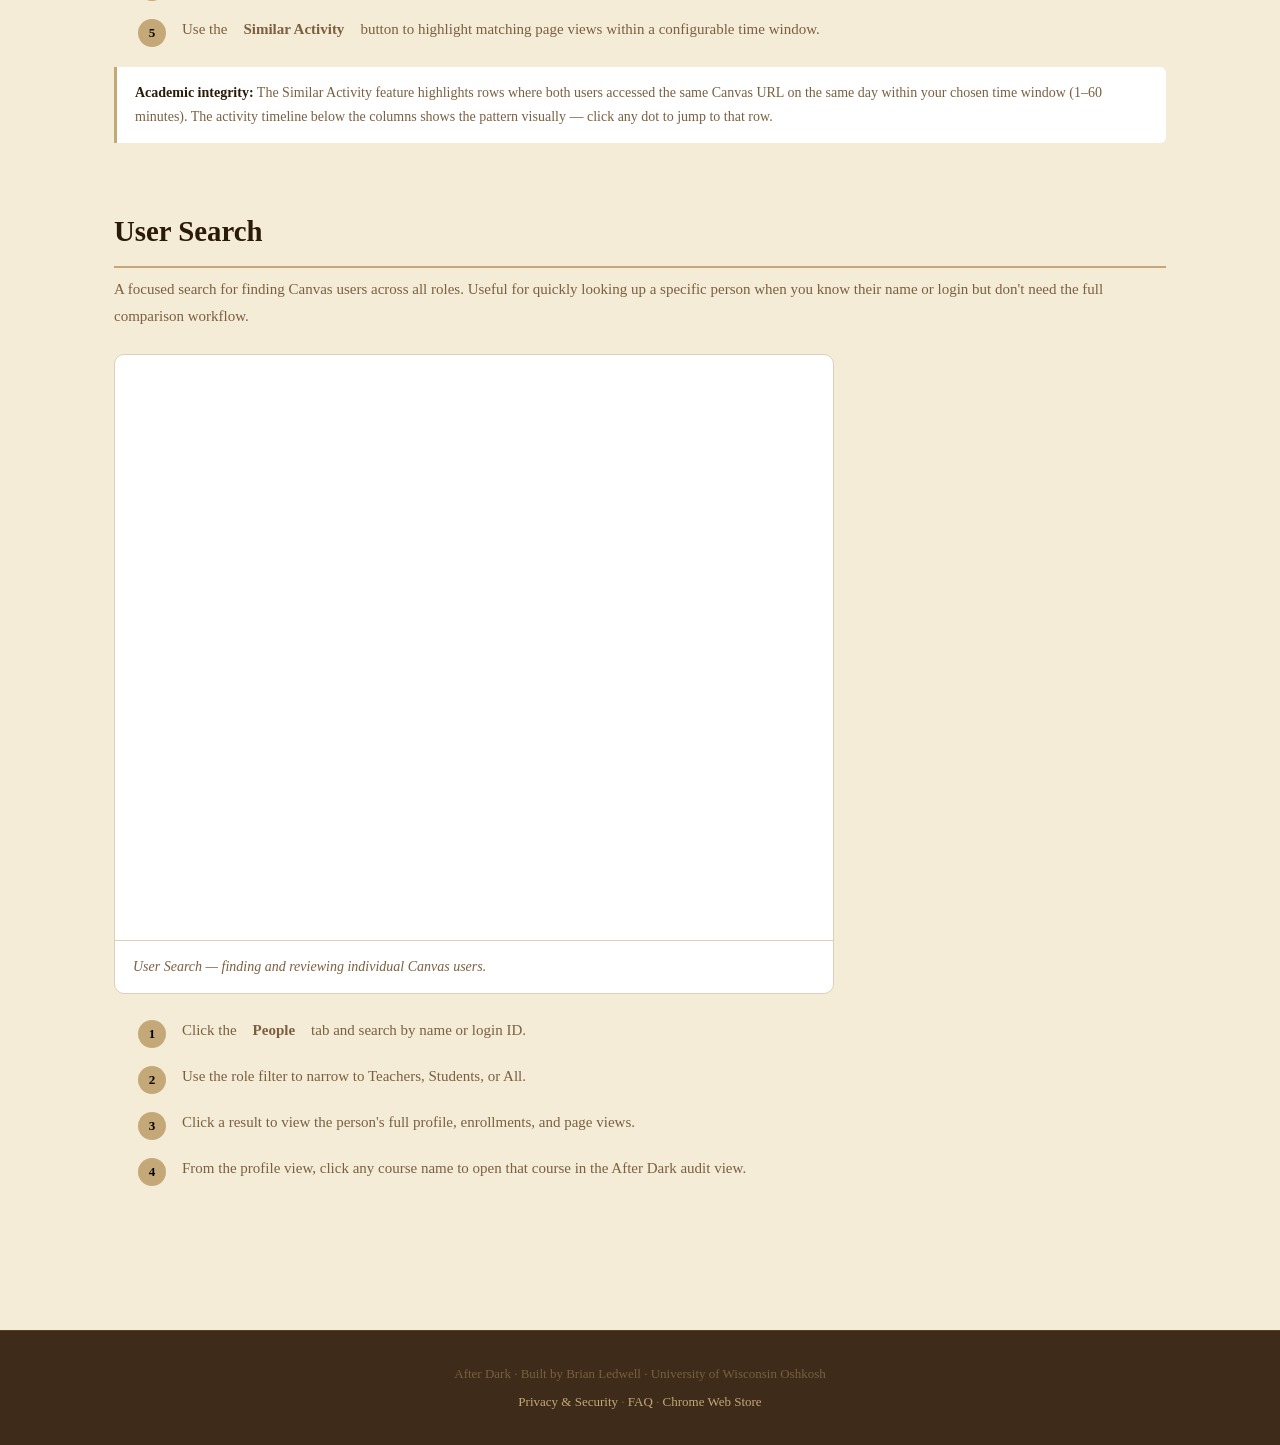
<file: search-tools.html>
<!DOCTYPE html>
<html lang="en">
<head>
  <meta charset="UTF-8">
  <meta name="viewport" content="width=device-width, initial-scale=1.0">
  <title>Search Tools — After Dark</title>
  <link rel="stylesheet" href="style.css">
</head>
<body>

  <header class="site-header">
    <div class="header-inner">
      <a class="site-logo" href="index.html">
        <img src="eyeball.png" alt="After Dark" style="width:28px;height:28px;">
        <span class="site-logo-text">After Dark</span>
      </a>
      <nav class="site-nav">
        <a href="index.html">Home</a>
        <a href="getting-started.html">Getting Started</a>
        <a href="search-tools.html" class="active">Search Tools</a>
        <a href="comparison-tools.html">Comparison Tools</a>
        <a href="features.html">Features</a>
        <a href="faq.html">FAQ</a>
        <a href="privacy.html">Privacy</a>
      </nav>
      <div class="theme-switcher">
        <div class="theme-group">
          <button class="theme-dot" data-theme="sandstone" style="background:#C4A878;" title="Sandstone"></button>
          <button class="theme-dot" data-theme="greyblue"  style="background:#2A7A8A;" title="Greyblue"></button>
          <button class="theme-dot" data-theme="coral"     style="background:#e8704a;" title="Coral"></button>
          <button class="theme-dot" data-theme="classic"   style="background:#4a6fa5;" title="Classic"></button>
        </div>
        <div class="theme-group-divider"></div>
        <div class="theme-dropdown-wrap">
          <button class="theme-dropdown-btn" id="themeDropBtn">Themes &#9662;</button>
          <div class="theme-dropdown-menu" id="themeDropMenu">
            <div class="theme-dropdown-item" data-theme="oshkosh"><span class="item-dot" style="background:#ffcc00;"></span>UWO</div>
            <div class="theme-dropdown-item" data-theme="uwmilw"><span class="item-dot" style="background:#ffbd00;"></span>UWM</div>
            <div class="theme-dropdown-item" data-theme="stout"><span class="item-dot" style="background:#4A7C9F;"></span>UWT</div>
            <div class="theme-dropdown-item" data-theme="greenbay"><span class="item-dot" style="background:#1a6b52;"></span>UWGB</div>
            <div class="theme-dropdown-item" data-theme="madison"><span class="item-dot" style="background:#c5050c;"></span>UWM</div>
            <div class="theme-dropdown-item" data-theme="stevens"><span class="item-dot" style="background:#432C91;"></span>UWSP</div>
            <div class="theme-dropdown-item" data-theme="uwec"><span class="item-dot" style="background:#2C3C88;"></span>UWEC</div>
            <div class="theme-dropdown-item" data-theme="uwlax"><span class="item-dot" style="background:#83151d;"></span>UWL</div>
            <div class="theme-dropdown-item" data-theme="uwp"><span class="item-dot" style="background:#1a5c38;"></span>UWP</div>
            <div class="theme-dropdown-item" data-theme="uwplt"><span class="item-dot" style="background:#1A64B7;"></span>UWP</div>
            <div class="theme-dropdown-item" data-theme="uwrf"><span class="item-dot" style="background:#D31145;"></span>UWRF</div>
            <div class="theme-dropdown-item" data-theme="uwsup"><span class="item-dot" style="background:#FCCC2D;"></span>UWS</div>
            <div class="theme-dropdown-item" data-theme="uww"><span class="item-dot" style="background:#512884;"></span>UWW</div>
            <div class="theme-dropdown-item" data-theme="wisconsin"><span class="item-dot" style="background:#005777;"></span>UWS</div>
          </div>
        </div>
      </div>
    </div>
  </header>
  <div class="page-hero">
    <div class="page-hero-inner">
      <h1>Search Tools</h1>
      <p>Find any course or person in Canvas in seconds. Filter, browse, and drill into details without leaving After Dark.</p>
    </div>
  </div>

  <div class="page-nav">
    <div class="page-nav-inner">
      <a href="#course-search">Course Search</a>
      <a href="#people-search">People Search &amp; Compare</a>
      <a href="#user-search">User Search</a>
    </div>
  </div>

  <div class="page-content">

    <div class="doc-section" id="course-search">
      <h2>Course Search</h2>
      <p>Course Search is the heart of After Dark. Search across your entire Canvas instance by course name, instructor name, or section number. Filter by term, sub-account, publish status, and enrollment count.</p>
      <div class="video-embed">
        <iframe width="1040" height="585" src="https://www.youtube.com/embed/CLwDnlxfpJg" title="03 - Search - After Dark" frameborder="0" allow="accelerometer; autoplay; clipboard-write; encrypted-media; gyroscope; picture-in-picture; web-share" referrerpolicy="strict-origin-when-cross-origin" allowfullscreen></iframe>
        <div class="video-caption">Course Search — finding courses by name, instructor, and section number.</div>
      </div>
      <h3>How to search</h3>
      <ol class="step-list">
        <li>Click the <strong>Courses</strong> tab at the top of After Dark.</li>
        <li>Select a term from the term dropdown, or leave it on &ldquo;All Terms&rdquo; to search everything.</li>
        <li>Type a course name, instructor name, or section number in the search box.</li>
        <li>Results appear as cards showing the course name, term, sub-account, instructor, enrollment count, and publish status.</li>
        <li>Click any card to open the Course Audit view for that course.</li>
      </ol>
      <h3>Filters</h3>
      <p>Use the filter bar to narrow results by:</p>
      <ul>
        <li><strong>Term</strong> &mdash; limit to a specific term or academic year</li>
        <li><strong>Sub-account</strong> &mdash; filter by department or college</li>
        <li><strong>Publish status</strong> &mdash; Published, Unpublished, or All</li>
        <li><strong>Enrollment</strong> &mdash; filter by student count range</li>
      </ul>
      <div class="tip-box">
        <strong>Tip:</strong> Searching by section number is especially useful for quickly finding which course a student is registered in when all you have is a section code from the registrar.
      </div>
    </div>

    <div class="doc-section" id="people-search">
      <h2>People Search &amp; Compare</h2>
      <p>Find any Canvas user by name or login ID. View their full enrollment history grouped by term, page view activity, last login, and profile details. Compare two users side by side to spot patterns.</p>
      <div class="video-embed">
        <iframe width="1040" height="585" src="https://www.youtube.com/embed/E5rgh0Jfl5o" title="03 - User Search - After Dark" frameborder="0" allow="accelerometer; autoplay; clipboard-write; encrypted-media; gyroscope; picture-in-picture; web-share" referrerpolicy="strict-origin-when-cross-origin" allowfullscreen></iframe>
        <div class="video-caption">People Search &amp; Compare — finding users and comparing their activity.</div>
      </div>
      <h3>Finding a person</h3>
      <ol class="step-list">
        <li>Click the <strong>People</strong> tab at the top of After Dark.</li>
        <li>Type a name, email, or login ID in the search box.</li>
        <li>Select the role filter (All, Teacher, Student) if needed.</li>
        <li>Click a result card to open the person&apos;s detail view.</li>
      </ol>
      <h3>Person detail view</h3>
      <p>The detail view shows the person&apos;s profile information, all enrollments grouped by term, and their page view history for the last 30 days. Page views are grouped by course, showing which objects (quizzes, assignments, discussions) they accessed and when.</p>
      <h3>Comparing two people</h3>
      <ol class="step-list">
        <li>Search for the first person and click <strong>Add</strong> to the comparison tray.</li>
        <li>Search for the second person and add them too.</li>
        <li>Click <strong>Compare</strong> to open the side-by-side view.</li>
        <li>Both columns show enrollments and page views simultaneously.</li>
        <li>Use the <strong>Similar Activity</strong> button to highlight matching page views within a configurable time window.</li>
      </ol>
      <div class="tip-box">
        <strong>Academic integrity:</strong> The Similar Activity feature highlights rows where both users accessed the same Canvas URL on the same day within your chosen time window (1&ndash;60 minutes). The activity timeline below the columns shows the pattern visually &mdash; click any dot to jump to that row.
      </div>
    </div>

    <div class="doc-section" id="user-search">
      <h2>User Search</h2>
      <p>A focused search for finding Canvas users across all roles. Useful for quickly looking up a specific person when you know their name or login but don&apos;t need the full comparison workflow.</p>
      <div class="video-embed">
        <iframe width="1040" height="585" src="https://www.youtube.com/embed/E5rgh0Jfl5o" title="03 - User Search - After Dark" frameborder="0" allow="accelerometer; autoplay; clipboard-write; encrypted-media; gyroscope; picture-in-picture; web-share" referrerpolicy="strict-origin-when-cross-origin" allowfullscreen></iframe>
        <div class="video-caption">User Search — finding and reviewing individual Canvas users.</div>
      </div>
      <ol class="step-list">
        <li>Click the <strong>People</strong> tab and search by name or login ID.</li>
        <li>Use the role filter to narrow to Teachers, Students, or All.</li>
        <li>Click a result to view the person&apos;s full profile, enrollments, and page views.</li>
        <li>From the profile view, click any course name to open that course in the After Dark audit view.</li>
      </ol>
    </div>

  </div>

  <footer class="site-footer">
    <p>After Dark &middot; Built by Brian Ledwell &middot; University of Wisconsin Oshkosh</p>
    <p style="margin-top:6px;"><a href="privacy.html">Privacy &amp; Security</a> &middot; <a href="faq.html">FAQ</a> &middot; <a href="https://chromewebstore.google.com/detail/after-dark/aoccljajpdfconiagnnafgeialahnkjh" target="_blank">Chrome Web Store</a></p>
  </footer>

  <script>
    const STORAGE_KEY = 'adDocsTheme';
    const html = document.documentElement;

    const uwThemes = ['oshkosh','uwmilw','stout','greenbay','madison','stevens','uwec','uwlax','uwp','uwplt','uwrf','uwsup','uww','wisconsin'];
    const genericThemes = ['sandstone','greyblue','coral','classic'];
    const allThemes = [...genericThemes, ...uwThemes];

    const dotColors = {
      sandstone:'#C4A878', greyblue:'#2A7A8A', coral:'#e8704a', classic:'#4a6fa5',
      oshkosh:'#ffcc00', uwmilw:'#ffbd00', stout:'#4A7C9F', greenbay:'#1a6b52',
      madison:'#c5050c', stevens:'#432C91', uwec:'#2C3C88', uwlax:'#83151d',
      uwp:'#1a5c38', uwplt:'#1A64B7', uwrf:'#D31145', uwsup:'#FCCC2D',
      uww:'#512884', wisconsin:'#005777'
    };

    function applyTheme(t) {
      html.setAttribute('data-theme', t);
      localStorage.setItem(STORAGE_KEY, t);

      // Update generic dots
      document.querySelectorAll('.theme-dot').forEach(d => d.classList.toggle('active', d.dataset.theme === t));

      // Update dropdown items
      document.querySelectorAll('.theme-dropdown-item').forEach(d => d.classList.toggle('active', d.dataset.theme === t));

      // Update dropdown button
    }

    // On load — use stored theme or pick a random one
    const stored = localStorage.getItem(STORAGE_KEY);
    applyTheme(stored || allThemes[Math.floor(Math.random() * allThemes.length)]);

    // Generic dots
    document.querySelectorAll('.theme-dot').forEach(d => d.addEventListener('click', () => applyTheme(d.dataset.theme)));

    // Dropdown toggle
    const btn = document.getElementById('themeDropBtn');
    const menu = document.getElementById('themeDropMenu');
    if (btn && menu) {
      btn.addEventListener('click', e => { e.stopPropagation(); menu.classList.toggle('open'); });
      document.addEventListener('click', () => menu.classList.remove('open'));
      document.querySelectorAll('.theme-dropdown-item').forEach(d => {
        d.addEventListener('click', e => { e.stopPropagation(); applyTheme(d.dataset.theme); menu.classList.remove('open'); });
      });
    }

    // Active nav
    document.querySelectorAll('.site-nav a').forEach(a => {
      a.classList.toggle('active', a.getAttribute('href') === location.pathname.split('/').pop());
    });
  </script>
</body>
</html>
</file>
<file: style.css>
/* ═══════════════════════════════════════════════════════════════
   After Dark Documentation Site — style.css
   Theme variables at the top — swap 8 values to change everything
   ═══════════════════════════════════════════════════════════════ */

/* ── Theme Definitions ─────────────────────────────────────── */
:root {
  --header-bg:     #1a1a1a;
  --header-fg:     #ffffff;
  --header-border: #333333;
  --accent:        #c8a95a;
  --accent-hover:  #b8994a;
  --bg:            #0f0f0f;
  --surface:       #1a1a1a;
  --surface-2:     #222222;
  --text:          #e8e8e8;
  --text-muted:    #999999;
  --border:        #2a2a2a;
  --nav-text:      #ffffff;
  --tag-line:      #c8a95a;
}

/* Generic */
[data-theme="sandstone"] {
  --header-bg:     #3E2B1A; --header-fg:#fff; --header-border:#5a3e28;
  --accent:        #C4A878; --accent-hover:#b8974a;
  --bg:            #F5ECD8; --surface:#fff; --surface-2:#f0e4cc;
  --text:          #2a1a08; --text-muted:#7a6040; --border:#ddd0b8;
  --nav-text:      #fff; --tag-line:#C4A878;
}
[data-theme="greyblue"] {
  --header-bg:     #0F2A30; --header-fg:#fff; --header-border:#1a3a42;
  --accent:        #2A7A8A; --accent-hover:#1f6070;
  --bg:            #E6EEF1; --surface:#fff; --surface-2:#d8e8ee;
  --text:          #0f2a30; --text-muted:#4a7080; --border:#c0d8e0;
  --nav-text:      #fff; --tag-line:#8FB5BD;
}
[data-theme="coral"] {
  --header-bg:     #2a1a08; --header-fg:#fff; --header-border:#3a2810;
  --accent:        #e8704a; --accent-hover:#d06038;
  --bg:            #fff2d4; --surface:#fff; --surface-2:#f8e8c0;
  --text:          #2a1a08; --text-muted:#8a6040; --border:#e8d8a8;
  --nav-text:      #fff; --tag-line:#f4c542;
}

/* Institution */
[data-theme="oshkosh"] {
  --header-bg:     #231F20; --header-fg:#ffcc00; --header-border:#111;
  --accent:        #ffcc00; --accent-hover:#e6b800;
  --bg:            #f4f5f6; --surface:#fff; --surface-2:#eaebec;
  --text:          #231F20; --text-muted:#555; --border:#dde0e2;
  --nav-text:      #ffcc00; --tag-line:#ffcc00;
}
[data-theme="uwmilw"] {
  --header-bg:     #1a1a1a; --header-fg:#ffbd00; --header-border:#000;
  --accent:        #ffbd00; --accent-hover:#e6aa00;
  --bg:            #f4f5f6; --surface:#fff; --surface-2:#eaebec;
  --text:          #1a1a1a; --text-muted:#555; --border:#dde0e2;
  --nav-text:      #ffbd00; --tag-line:#ffbd00;
}
[data-theme="stout"] {
  --header-bg:     #111C2C; --header-fg:#fff; --header-border:#0a1018;
  --accent:        #4A7C9F; --accent-hover:#3a6080;
  --bg:            #f4f5f6; --surface:#fff; --surface-2:#eaebec;
  --text:          #111C2C; --text-muted:#5D636C; --border:#dde0e2;
  --nav-text:      #fff; --tag-line:#B4B5B4;
}
[data-theme="greenbay"] {
  --header-bg:     #0c3b33; --header-fg:#fff; --header-border:#082a24;
  --accent:        #1a6b52; --accent-hover:#145540;
  --bg:            #f4f5f6; --surface:#fff; --surface-2:#eaebec;
  --text:          #0c3b33; --text-muted:#555; --border:#dde0e2;
  --nav-text:      #fff; --tag-line:#4a9a7a;
}
[data-theme="madison"] {
  --header-bg:     #9b0309; --header-fg:#fff; --header-border:#7a0207;
  --accent:        #c5050c; --accent-hover:#a50409;
  --bg:            #f4f5f6; --surface:#fff; --surface-2:#eaebec;
  --text:          #1a0001; --text-muted:#555; --border:#dde0e2;
  --nav-text:      #fff; --tag-line:#ff6060;
}
[data-theme="stevens"] {
  --header-bg:     #432C91; --header-fg:#FDDD04; --header-border:#2e1e6e;
  --accent:        #432C91; --accent-hover:#2e1e6e;
  --bg:            #f4f5f6; --surface:#fff; --surface-2:#eaebec;
  --text:          #231F20; --text-muted:#555; --border:#dde0e2;
  --nav-text:      #FDDD04; --tag-line:#FDDD04;
}
[data-theme="uwec"] {
  --header-bg:     #1e2a6a; --header-fg:#EAA610; --header-border:#141d4a;
  --accent:        #2C3C88; --accent-hover:#1e2a6a;
  --bg:            #f4f5f6; --surface:#fff; --surface-2:#eaebec;
  --text:          #1e2a6a; --text-muted:#555; --border:#dde0e2;
  --nav-text:      #EAA610; --tag-line:#EAA610;
}
[data-theme="uwlax"] {
  --header-bg:     #5e0e15; --header-fg:#fff; --header-border:#440a0f;
  --accent:        #83151d; --accent-hover:#6a1015;
  --bg:            #f4f5f6; --surface:#fff; --surface-2:#eaebec;
  --text:          #2a0005; --text-muted:#555; --border:#dde0e2;
  --nav-text:      #fff; --tag-line:#c8cacc;
}
[data-theme="uwp"] {
  --header-bg:     #0d3520; --header-fg:#fff; --header-border:#082518;
  --accent:        #1a5c38; --accent-hover:#124428;
  --bg:            #f4f5f6; --surface:#fff; --surface-2:#eaebec;
  --text:          #0d3520; --text-muted:#555; --border:#dde0e2;
  --nav-text:      #fff; --tag-line:#6aaa88;
}
[data-theme="uwplt"] {
  --header-bg:     #134e8e; --header-fg:#F58113; --header-border:#0e3a6a;
  --accent:        #1A64B7; --accent-hover:#134e8e;
  --bg:            #f4f5f6; --surface:#fff; --surface-2:#eaebec;
  --text:          #0e2a50; --text-muted:#555; --border:#dde0e2;
  --nav-text:      #F58113; --tag-line:#F58113;
}
[data-theme="uwrf"] {
  --header-bg:     #231F20; --header-fg:#fff; --header-border:#111;
  --accent:        #D31145; --accent-hover:#b00e38;
  --bg:            #f4f5f6; --surface:#fff; --surface-2:#eaebec;
  --text:          #231F20; --text-muted:#555; --border:#dde0e2;
  --nav-text:      #fff; --tag-line:#D31145;
}
[data-theme="uwsup"] {
  --header-bg:     #000000; --header-fg:#FCCC2D; --header-border:#111;
  --accent:        #FCCC2D; --accent-hover:#e0b020;
  --bg:            #f4f5f6; --surface:#fff; --surface-2:#eaebec;
  --text:          #231F20; --text-muted:#555; --border:#dde0e2;
  --nav-text:      #FCCC2D; --tag-line:#FCCC2D;
}
[data-theme="uww"] {
  --header-bg:     #3a1c62; --header-fg:#fff; --header-border:#2a1448;
  --accent:        #512884; --accent-hover:#3a1c62;
  --bg:            #f4f5f6; --surface:#fff; --surface-2:#eaebec;
  --text:          #231F20; --text-muted:#555; --border:#dde0e2;
  --nav-text:      #fff; --tag-line:#c8cacc;
}
[data-theme="wisconsin"] {
  --header-bg:     #003d52; --header-fg:#fff; --header-border:#002a38;
  --accent:        #005777; --accent-hover:#003d52;
  --bg:            #e0f0f5; --surface:#fff; --surface-2:#c8e4ee;
  --text:          #003d52; --text-muted:#4a7888; --border:#a8ccd8;
  --nav-text:      #fff; --tag-line:#7ecfe0;
}
[data-theme="classic"] {
  --header-bg:     #2d3748; --header-fg:#fff; --header-border:#1a2030;
  --accent:        #4a6fa5; --accent-hover:#3a5f95;
  --bg:            #f4f5f6; --surface:#fff; --surface-2:#eaebec;
  --text:          #2d3748; --text-muted:#555; --border:#dde0e2;
  --nav-text:      #fff; --tag-line:#8faed0;
}

/* ── Reset & Base ──────────────────────────────────────────── */
*, *::before, *::after { box-sizing: border-box; margin: 0; padding: 0; }

html { scroll-behavior: smooth; }

body {
  font-family: 'Georgia', 'Times New Roman', serif;
  background: var(--bg);
  color: var(--text);
  line-height: 1.7;
  font-size: 16px;
  transition: background 0.3s, color 0.3s;
}

a { color: var(--accent); text-decoration: none; }
a:hover { color: var(--accent-hover); text-decoration: underline; }

/* ── Header ────────────────────────────────────────────────── */
.site-header {
  background: var(--header-bg);
  border-bottom: 2px solid var(--header-border);
  position: sticky;
  top: 0;
  z-index: 100;
  transition: background 0.3s;
}

.header-inner {
  max-width: 1100px;
  margin: 0 auto;
  padding: 0 24px;
  display: flex;
  align-items: center;
  gap: 20px;
  height: 56px;
}

.site-logo {
  display: flex;
  align-items: center;
  gap: 10px;
  text-decoration: none;
  flex-shrink: 0;
}

.site-logo img {
  width: 28px;
  height: 28px;
  border-radius: 50%;
}

.site-logo-text {
  font-family: 'Georgia', serif;
  font-size: 16px;
  font-weight: bold;
  color: var(--header-fg);
  letter-spacing: 0.02em;
  transition: color 0.3s;
}

.site-nav {
  display: flex;
  align-items: center;
  gap: 4px;
  flex: 1;
}

.site-nav a {
  color: var(--nav-text);
  font-family: 'Georgia', serif;
  font-size: 13px;
  padding: 6px 10px;
  border-radius: 4px;
  text-decoration: none;
  opacity: 0.85;
  transition: opacity 0.15s, background 0.15s;
  white-space: nowrap;
}

.site-nav a:hover,
.site-nav a.active {
  opacity: 1;
  background: rgba(255,255,255,0.1);
}

/* ── Theme Switcher ─────────────────────────────────────────── */
.theme-switcher {
  display: flex;
  align-items: center;
  gap: 8px;
  margin-left: auto;
  flex-shrink: 0;
}

.theme-group {
  display: flex;
  align-items: center;
  gap: 4px;
}

.theme-group-divider {
  width: 1px;
  height: 20px;
  background: rgba(255,255,255,0.2);
  margin: 0 4px;
}

.theme-dot {
  width: 16px;
  height: 16px;
  border-radius: 50%;
  border: 2px solid transparent;
  cursor: pointer;
  transition: transform 0.15s, border-color 0.15s;
  flex-shrink: 0;
}

.theme-dot:hover { transform: scale(1.25); }
.theme-dot.active {
  border-color: var(--header-fg);
  transform: scale(1.2);
}

.theme-dropdown-wrap {
  position: relative;
}

.theme-dropdown-btn {
  background: rgba(255,255,255,0.15);
  border: 1px solid rgba(255,255,255,0.25);
  border-radius: 4px;
  color: var(--header-fg);
  font-size: 12px;
  padding: 3px 8px;
  cursor: pointer;
  display: flex;
  align-items: center;
  gap: 5px;
  white-space: nowrap;
}

.theme-dropdown-btn:hover { background: rgba(255,255,255,0.25); }

.theme-dropdown-btn .active-dot {
  width: 10px;
  height: 10px;
  border-radius: 50%;
  flex-shrink: 0;
}

.theme-dropdown-menu {
  display: none;
  position: absolute;
  top: calc(100% + 6px);
  right: 0;
  background: var(--header-bg);
  border: 1px solid var(--header-border);
  border-radius: 8px;
  padding: 8px;
  min-width: 160px;
  z-index: 200;
  box-shadow: 0 4px 16px rgba(0,0,0,0.3);
}

.theme-dropdown-menu.open { display: block; }

.theme-dropdown-item {
  display: flex;
  align-items: center;
  gap: 8px;
  padding: 6px 8px;
  border-radius: 4px;
  cursor: pointer;
  font-size: 13px;
  color: var(--header-fg);
  opacity: 0.85;
  transition: opacity 0.15s, background 0.15s;
}

.theme-dropdown-item:hover { opacity: 1; background: rgba(255,255,255,0.1); }
.theme-dropdown-item.active { opacity: 1; font-weight: bold; }

.theme-dropdown-item .item-dot {
  width: 12px;
  height: 12px;
  border-radius: 50%;
  flex-shrink: 0;
}

/* ── Page Layout ───────────────────────────────────────────── */
.page-content {
  max-width: 1100px;
  margin: 0 auto;
  padding: 48px 24px 80px;
}

/* ── Hero ──────────────────────────────────────────────────── */
.hero {
  text-align: center;
  padding: 80px 24px 60px;
  max-width: 800px;
  margin: 0 auto;
}

.hero-skull {
  width: 120px;
  height: 120px;
  margin: 0 auto 24px;
  opacity: 0.9;
}

.hero-title {
  font-family: 'Georgia', serif;
  font-size: clamp(2rem, 5vw, 3.2rem);
  font-weight: bold;
  color: var(--text);
  line-height: 1.2;
  margin-bottom: 8px;
}

.hero-title span {
  color: var(--accent);
}

.hero-tagline {
  font-size: 1.1rem;
  color: var(--tag-line);
  margin-bottom: 16px;
  font-style: italic;
}

.hero-sub {
  font-size: 1rem;
  color: var(--text-muted);
  max-width: 600px;
  margin: 0 auto 36px;
  line-height: 1.8;
}

.hero-actions {
  display: flex;
  gap: 12px;
  justify-content: center;
  flex-wrap: wrap;
}

.btn {
  display: inline-block;
  padding: 12px 28px;
  border-radius: 6px;
  font-family: 'Georgia', serif;
  font-size: 15px;
  font-weight: bold;
  cursor: pointer;
  transition: background 0.15s, transform 0.1s;
  text-decoration: none;
}

.btn:hover { transform: translateY(-1px); text-decoration: none; }

.btn-primary {
  background: var(--accent);
  color: #000;
}
.btn-primary:hover { background: var(--accent-hover); color: #000; }

.btn-ghost {
  background: transparent;
  color: var(--text);
  border: 1.5px solid var(--border);
}
.btn-ghost:hover { border-color: var(--accent); color: var(--accent); }

/* ── Feature Grid ───────────────────────────────────────────── */
.feature-grid {
  display: grid;
  grid-template-columns: repeat(auto-fill, minmax(280px, 1fr));
  gap: 20px;
  margin: 48px 0;
}

.feature-card {
  background: var(--surface);
  border: 1px solid var(--border);
  border-radius: 10px;
  padding: 24px;
  transition: border-color 0.2s, transform 0.2s;
}

.feature-card:hover {
  border-color: var(--accent);
  transform: translateY(-2px);
}

.feature-card-icon {
  font-size: 28px;
  margin-bottom: 12px;
}

.feature-card-title {
  font-family: 'Georgia', serif;
  font-size: 16px;
  font-weight: bold;
  color: var(--text);
  margin-bottom: 8px;
}

.feature-card-desc {
  font-size: 14px;
  color: var(--text-muted);
  line-height: 1.6;
}

/* ── Section Headers ────────────────────────────────────────── */
.section-header {
  border-bottom: 2px solid var(--accent);
  padding-bottom: 12px;
  margin-bottom: 32px;
}

.section-header h1 {
  font-family: 'Georgia', serif;
  font-size: clamp(1.6rem, 3vw, 2.2rem);
  color: var(--text);
}

.section-header p {
  color: var(--text-muted);
  margin-top: 8px;
  font-size: 15px;
}

/* ── Video Placeholder ──────────────────────────────────────── */
.video-block {
  background: var(--surface);
  border: 1px solid var(--border);
  border-radius: 10px;
  overflow: hidden;
  margin: 24px 0;
}

.video-placeholder {
  background: var(--surface-2);
  aspect-ratio: 16/9;
  display: flex;
  flex-direction: column;
  align-items: center;
  justify-content: center;
  gap: 12px;
  color: var(--text-muted);
  font-size: 14px;
  border-bottom: 1px solid var(--border);
}

.video-placeholder-icon {
  width: 48px;
  height: 48px;
  background: var(--accent);
  border-radius: 50%;
  display: flex;
  align-items: center;
  justify-content: center;
  opacity: 0.7;
}

.video-placeholder-icon::after {
  content: '';
  border-left: 16px solid #000;
  border-top: 10px solid transparent;
  border-bottom: 10px solid transparent;
  margin-left: 3px;
}

.video-caption {
  padding: 14px 18px;
  font-size: 14px;
  color: var(--text-muted);
  font-style: italic;
}

/* ── Callout boxes ──────────────────────────────────────────── */
.callout {
  border-left: 3px solid var(--accent);
  background: var(--surface);
  padding: 14px 18px;
  border-radius: 0 6px 6px 0;
  margin: 20px 0;
  font-size: 14px;
  color: var(--text-muted);
}

/* ── Footer ─────────────────────────────────────────────────── */
.site-footer {
  background: var(--header-bg);
  border-top: 1px solid var(--header-border);
  padding: 32px 24px;
  text-align: center;
  font-size: 13px;
  color: var(--text-muted);
  transition: background 0.3s;
}

.site-footer a { color: var(--accent); }

/* ── Feature Slider ──────────────────────────────────────── */
.slider-section {
  max-width: 960px;
  margin: 0 auto 56px;
  padding: 0 24px;
}

.slider-stage {
  position: relative;
  width: 100%;
  aspect-ratio: 16/9;
  border-radius: var(--border-radius-lg);
  overflow: hidden;
  background: #111;
}

.slider-track {
  display: flex;
  width: 100%;
  height: 100%;
  transition: transform 0.45s cubic-bezier(.4,0,.2,1);
  will-change: transform;
}

.slider-slide {
  flex: 0 0 100%;
  min-width: 100%;
  position: relative;
  overflow: hidden;
}

.slider-slide img {
  width: 100%;
  height: 100%;
  object-fit: cover;
  display: block;
  position: absolute;
  top: 0;
  left: 0;
}

.slider-caption {
  position: absolute;
  bottom: 0;
  left: 0;
  right: 0;
  padding: 40px 28px 20px;
  background: linear-gradient(transparent, rgba(0,0,0,0.85));
}

.slider-title {
  font-family: 'Georgia', serif;
  font-size: 20px;
  font-weight: 700;
  color: #fff;
  margin: 0 0 5px;
}

.slider-sub {
  font-size: 13px;
  color: rgba(255,255,255,0.75);
  margin: 0;
}

.slider-nav {
  position: absolute;
  top: 50%;
  transform: translateY(-50%);
  background: rgba(0,0,0,0.4);
  border: none;
  color: #fff;
  width: 44px;
  height: 44px;
  border-radius: 50%;
  cursor: pointer;
  font-size: 24px;
  display: flex;
  align-items: center;
  justify-content: center;
  z-index: 10;
  transition: background 0.2s;
  opacity: 0;
}

.slider-stage:hover .slider-nav { opacity: 1; }
.slider-nav:hover { background: rgba(0,0,0,0.75); }
.slider-prev { left: 14px; }
.slider-next { right: 14px; }

.slider-progress {
  position: absolute;
  bottom: 0;
  left: 0;
  height: 3px;
  background: rgba(255,255,255,0.65);
  z-index: 5;
}

.slider-dots {
  display: flex;
  justify-content: center;
  gap: 8px;
  margin-top: 14px;
}

.slider-dot {
  width: 8px;
  height: 8px;
  border-radius: 50%;
  background: var(--color-border-secondary, rgba(0,0,0,0.2));
  border: none;
  cursor: pointer;
  padding: 0;
  transition: background 0.2s, transform 0.2s;
}

.slider-dot.active {
  background: var(--accent);
  transform: scale(1.3);
}

/* ── Responsive ─────────────────────────────────────────────── */
@media (max-width: 768px) {
  .site-nav { display: none; }
  .header-inner { gap: 12px; }
  .hero { padding: 48px 16px 40px; }
}

/* ── Documentation Page Styles ──────────────────────────────── */
.doc-section {
  margin-bottom: 64px;
}

.doc-section h2 {
  font-family: 'Georgia', serif;
  font-size: clamp(1.3rem, 2.5vw, 1.8rem);
  color: var(--text);
  margin-bottom: 8px;
  padding-bottom: 10px;
  border-bottom: 2px solid var(--accent);
}

.doc-section h3 {
  font-family: 'Georgia', serif;
  font-size: 1.1rem;
  color: var(--text);
  margin: 28px 0 10px;
}

.doc-section p {
  color: var(--text-muted);
  font-size: 15px;
  line-height: 1.8;
  margin-bottom: 14px;
}

.doc-section ul, .doc-section ol {
  color: var(--text-muted);
  font-size: 15px;
  line-height: 1.8;
  padding-left: 24px;
  margin-bottom: 14px;
}

.doc-section li {
  margin-bottom: 6px;
}

.video-embed {
  background: var(--surface);
  border: 1px solid var(--border);
  border-radius: 10px;
  overflow: hidden;
  margin: 24px 0;
  max-width: 720px;
}

.video-embed iframe {
  display: block;
  width: 100%;
  aspect-ratio: 16/9;
  border: none;
}

.video-embed .video-caption {
  padding: 14px 18px;
  font-size: 14px;
  color: var(--text-muted);
  font-style: italic;
  border-top: 1px solid var(--border);
}

.step-list {
  list-style: none;
  padding: 0;
  margin: 16px 0 24px;
  counter-reset: steps;
}

.step-list li {
  counter-increment: steps;
  display: flex;
  gap: 16px;
  align-items: flex-start;
  margin-bottom: 16px;
  color: var(--text-muted);
  font-size: 15px;
  line-height: 1.7;
}

.step-list li::before {
  content: counter(steps);
  display: flex;
  align-items: center;
  justify-content: center;
  min-width: 28px;
  height: 28px;
  background: var(--accent);
  color: #000;
  border-radius: 50%;
  font-family: 'Georgia', serif;
  font-size: 13px;
  font-weight: bold;
  flex-shrink: 0;
  margin-top: 2px;
}

.tip-box {
  border-left: 3px solid var(--accent);
  background: var(--surface);
  padding: 14px 18px;
  border-radius: 0 6px 6px 0;
  margin: 20px 0;
  font-size: 14px;
  color: var(--text-muted);
  line-height: 1.7;
}

.tip-box strong {
  color: var(--text);
}

.page-hero {
  background: var(--surface);
  border-bottom: 1px solid var(--border);
  padding: 40px 24px;
  margin-bottom: 0;
}

.page-hero-inner {
  max-width: 1100px;
  margin: 0 auto;
}

.page-hero h1 {
  font-family: 'Georgia', serif;
  font-size: clamp(1.6rem, 3vw, 2.4rem);
  color: var(--text);
  margin-bottom: 8px;
}

.page-hero p {
  color: var(--text-muted);
  font-size: 15px;
  max-width: 640px;
  line-height: 1.8;
}

.page-nav {
  background: var(--surface-2);
  border-bottom: 1px solid var(--border);
  padding: 0 24px;
}

.page-nav-inner {
  max-width: 1100px;
  margin: 0 auto;
  display: flex;
  gap: 0;
  overflow-x: auto;
}

.page-nav a {
  display: block;
  padding: 12px 16px;
  font-size: 13px;
  color: var(--text-muted);
  text-decoration: none;
  white-space: nowrap;
  border-bottom: 2px solid transparent;
  transition: color 0.15s, border-color 0.15s;
}

.page-nav a:hover,
.page-nav a.active {
  color: var(--accent);
  border-bottom-color: var(--accent);
  text-decoration: none;
}

/* Install button */
.install-banner {
  background: var(--accent);
  border-radius: 10px;
  padding: 24px 28px;
  display: flex;
  align-items: center;
  justify-content: space-between;
  gap: 20px;
  margin: 32px 0;
  flex-wrap: wrap;
}

.install-banner p {
  color: #000;
  font-size: 15px;
  margin: 0;
  font-weight: bold;
}

.install-banner .btn-install {
  background: #000;
  color: var(--accent);
  padding: 10px 24px;
  border-radius: 6px;
  font-size: 14px;
  font-weight: bold;
  text-decoration: none;
  white-space: nowrap;
  flex-shrink: 0;
}

.install-banner .btn-install:hover {
  background: #1a1a1a;
  text-decoration: none;
  color: var(--accent);
}
</file>
